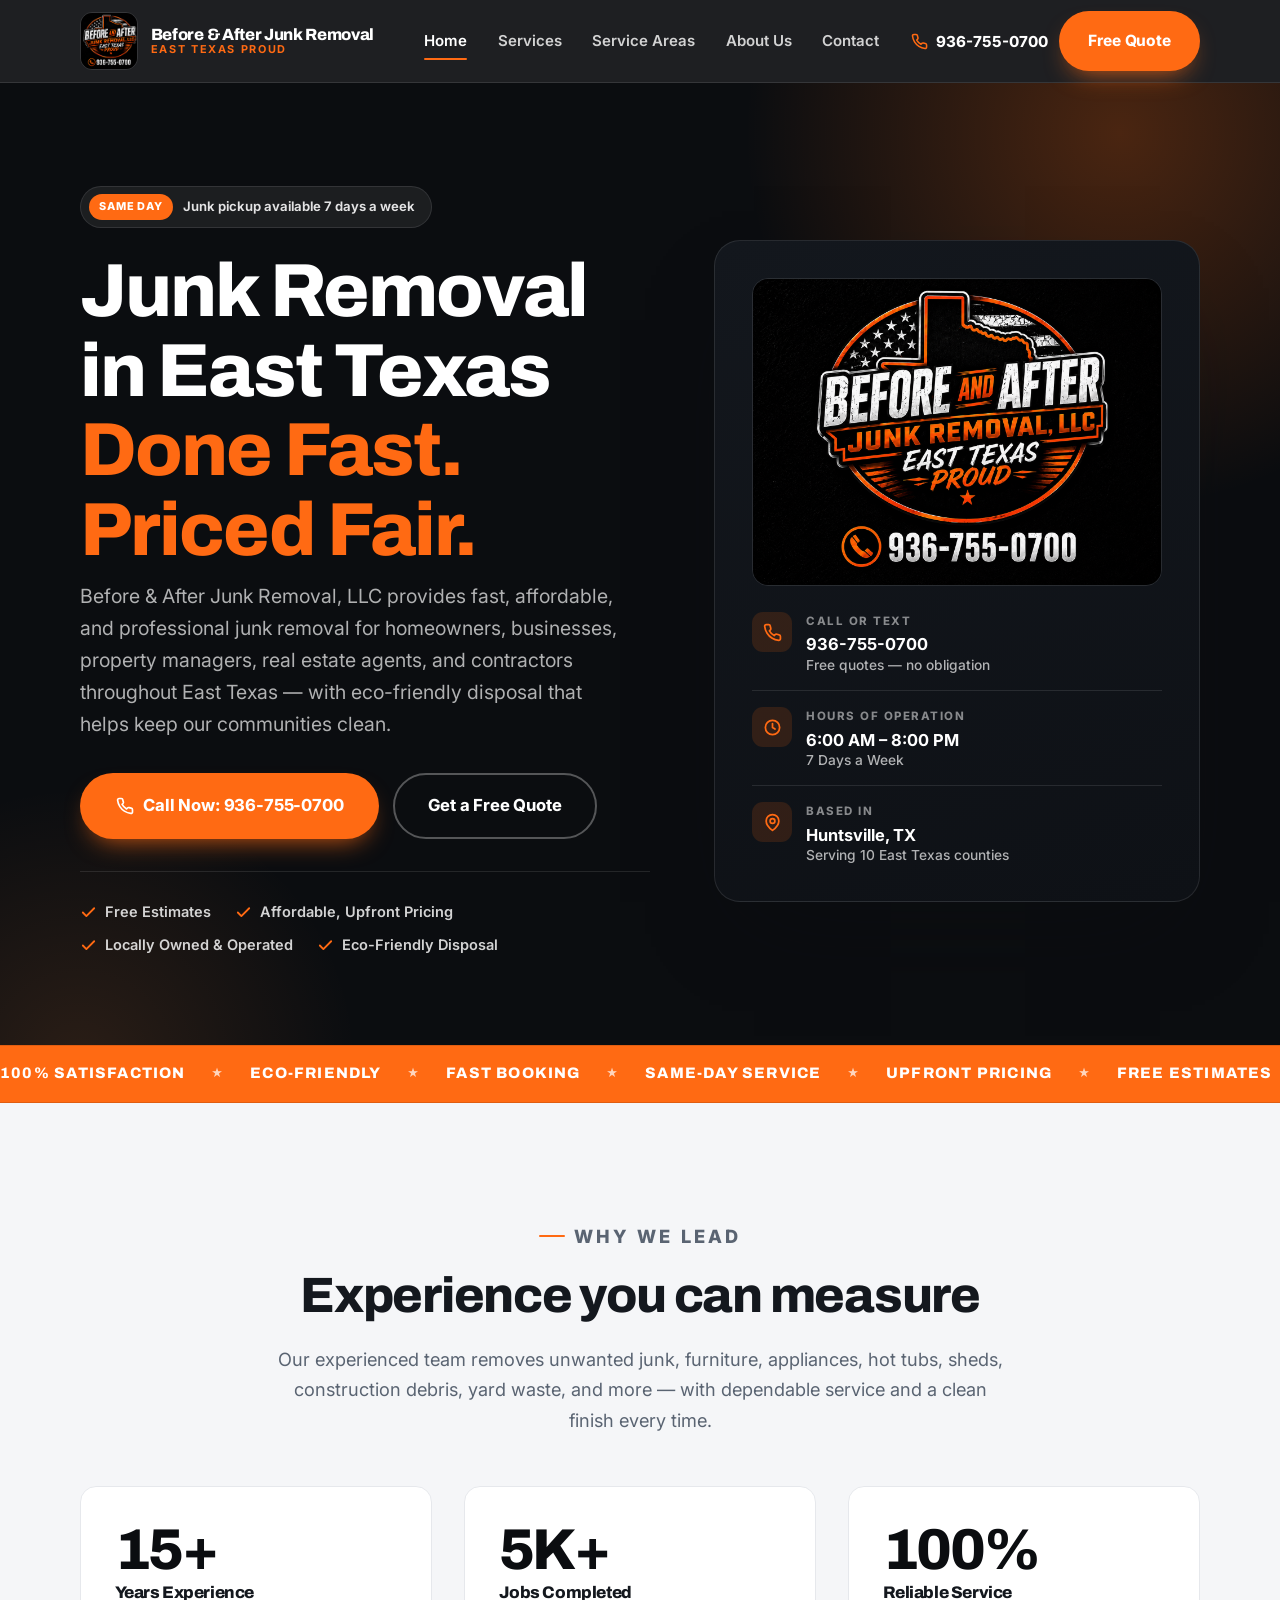
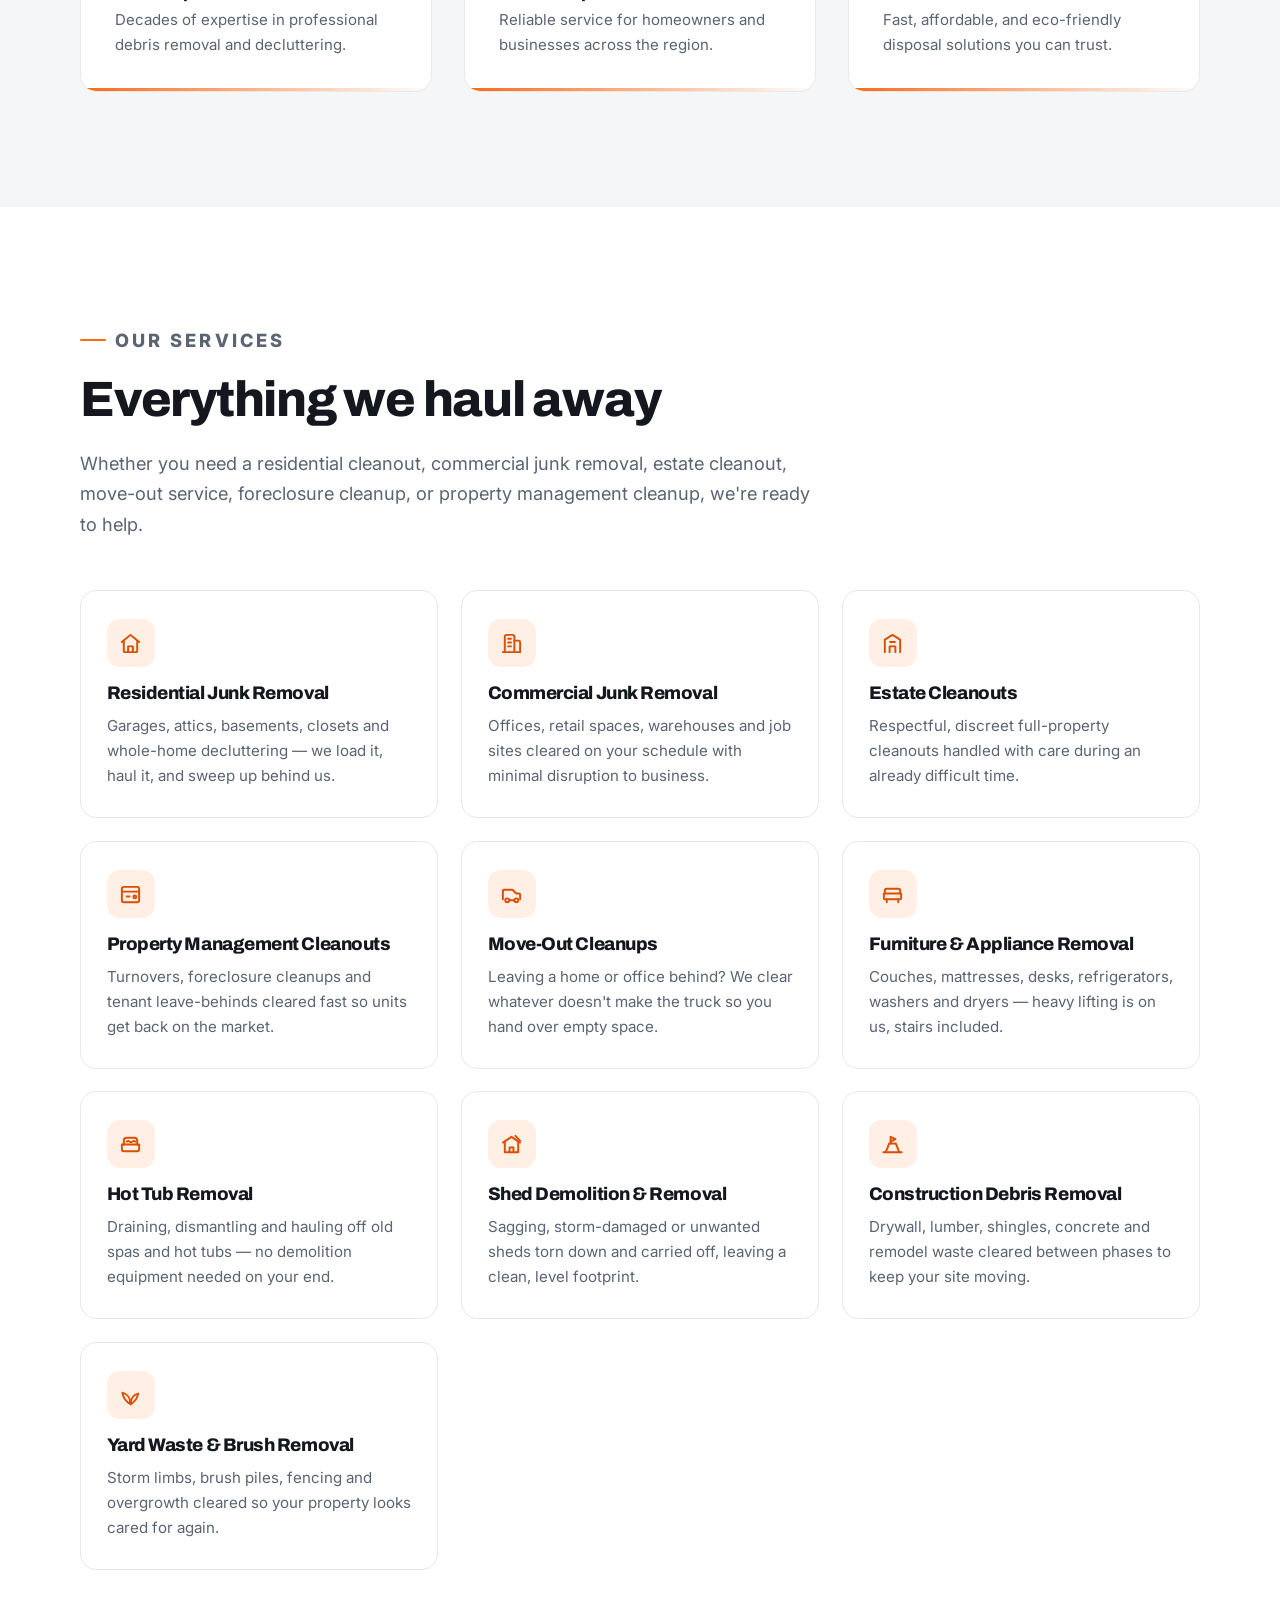
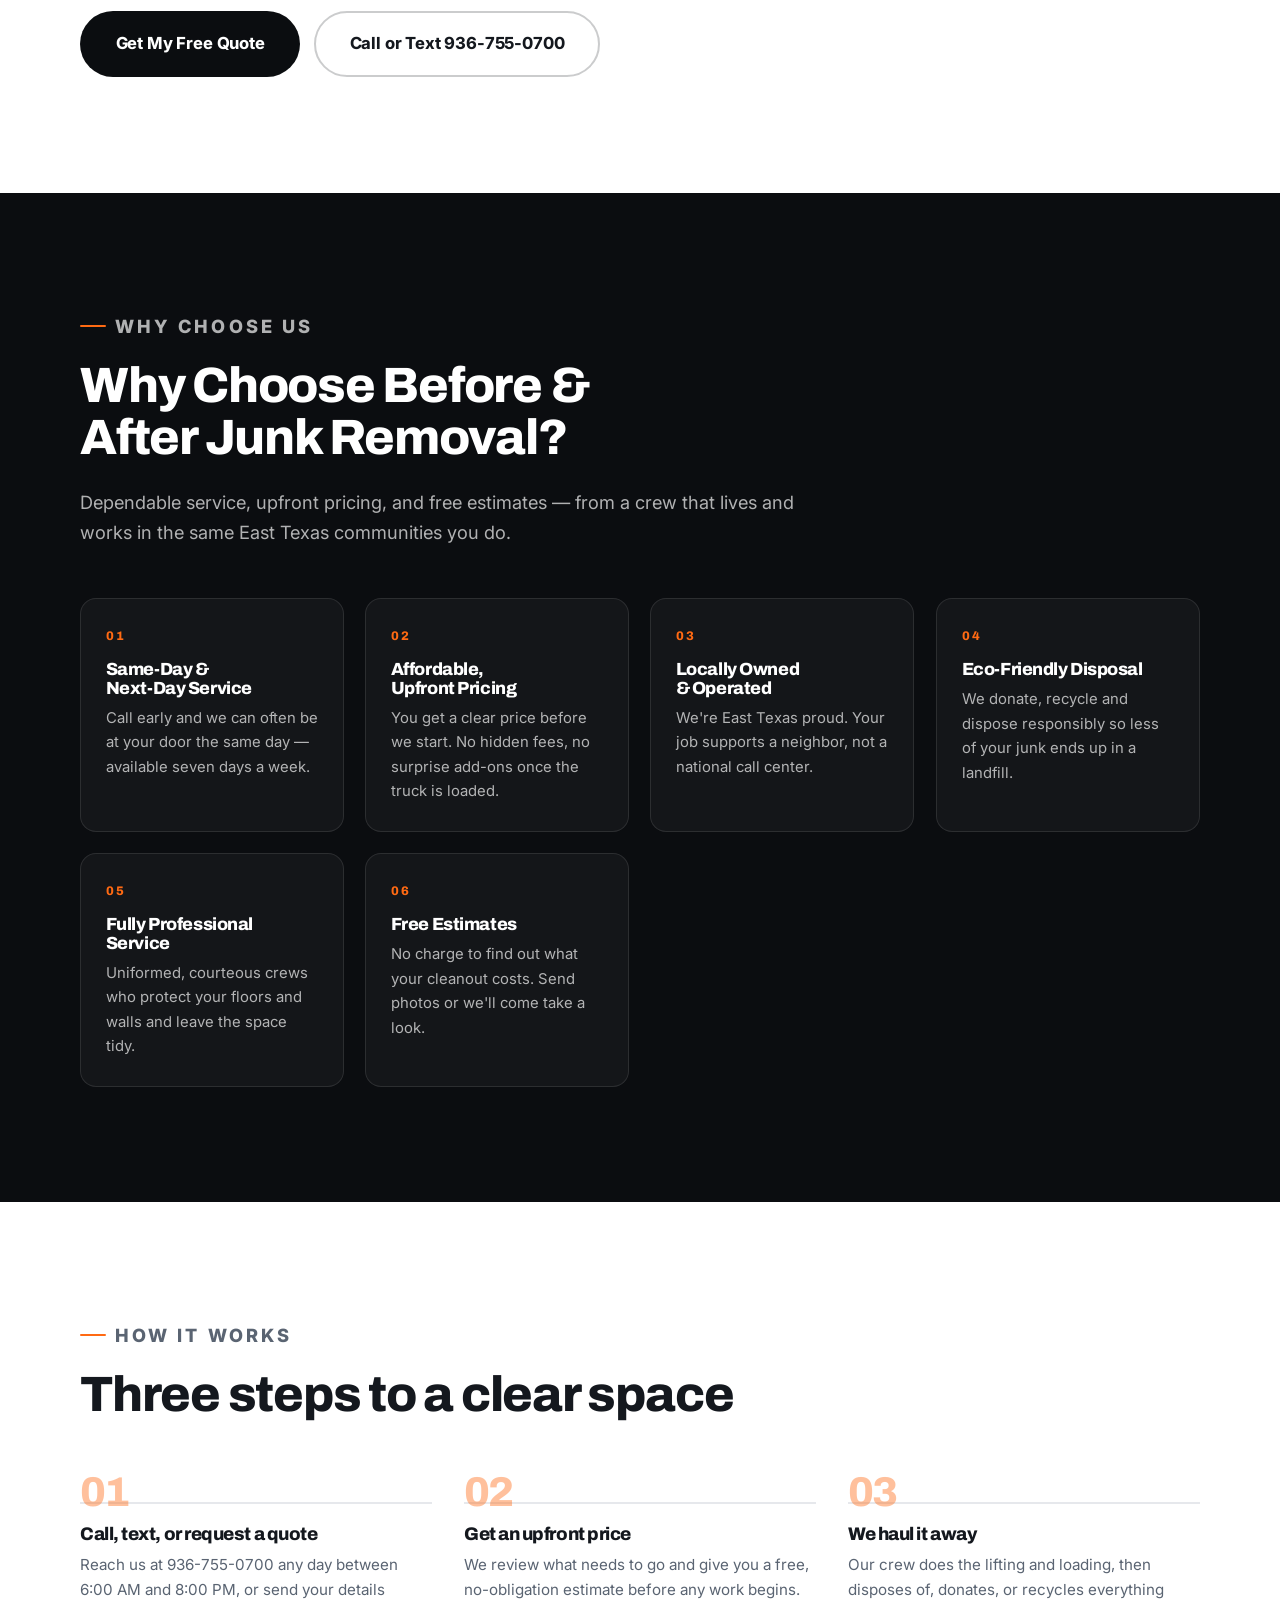
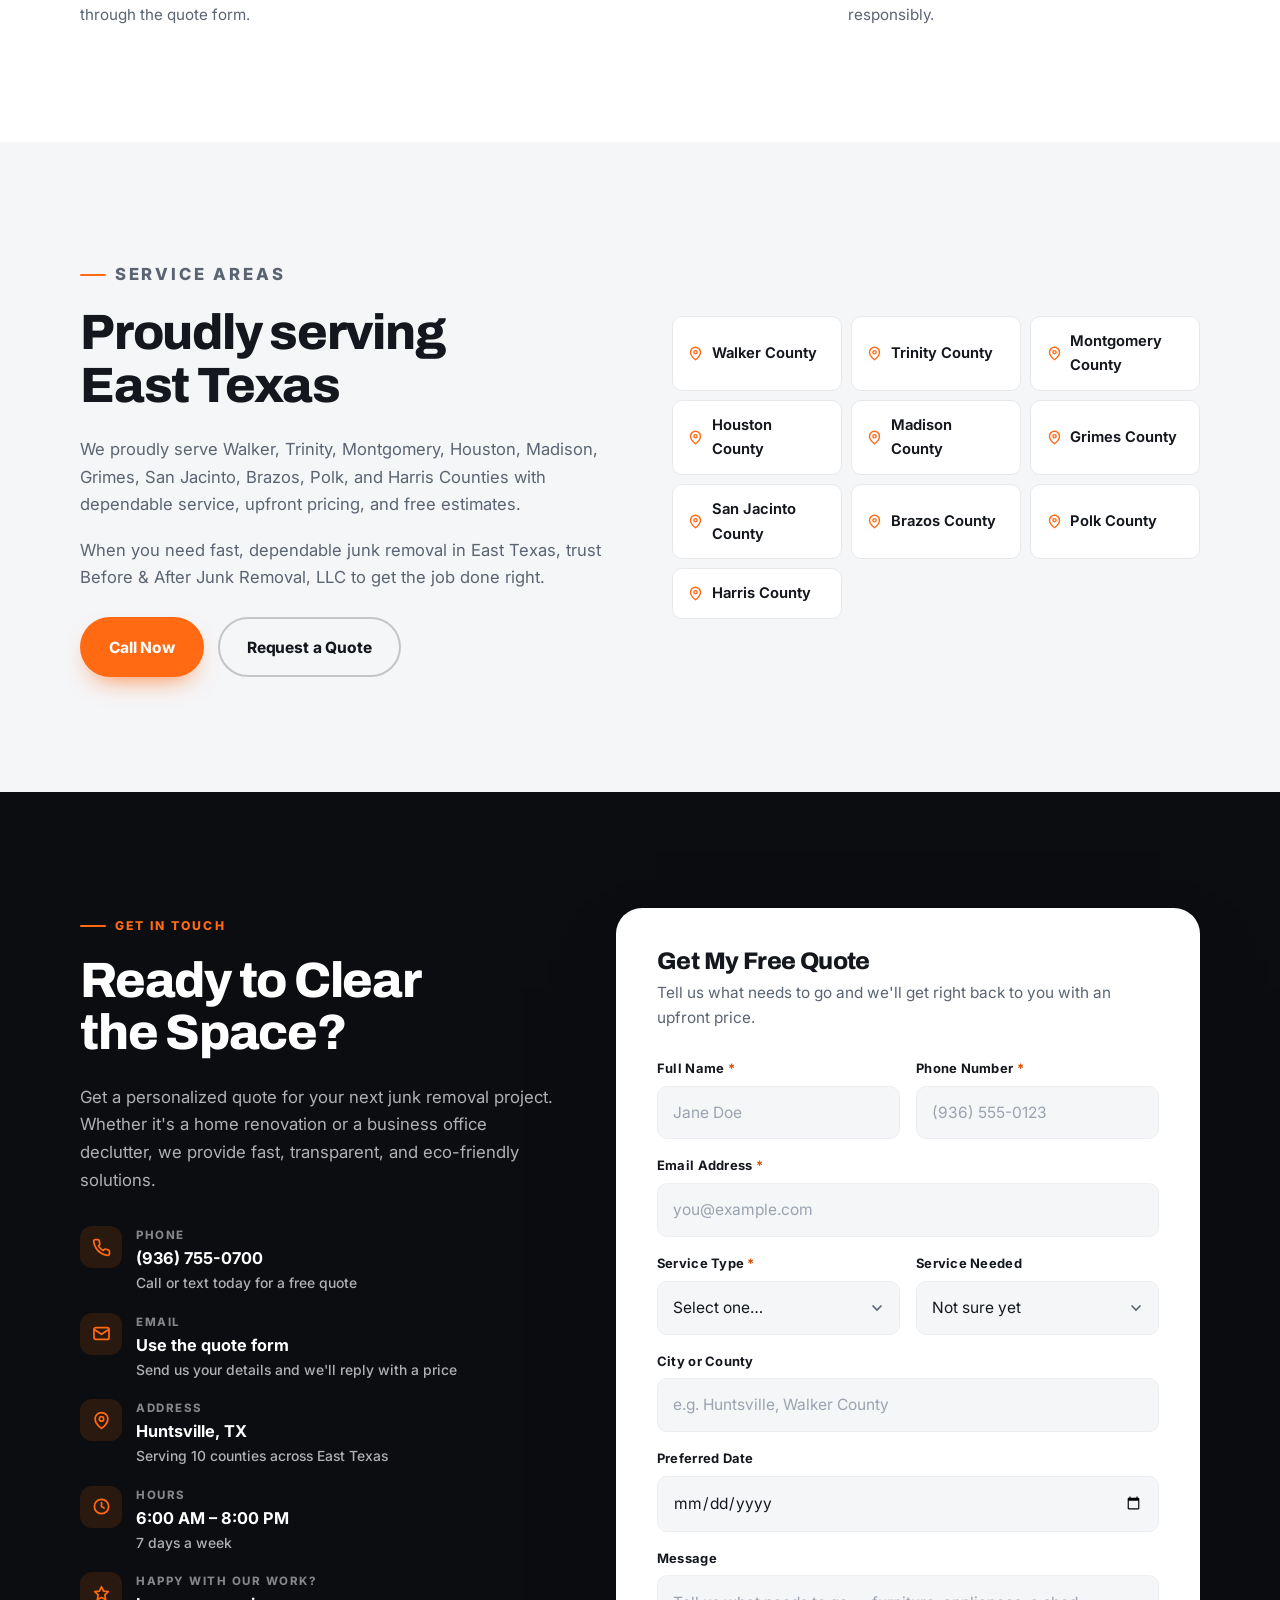
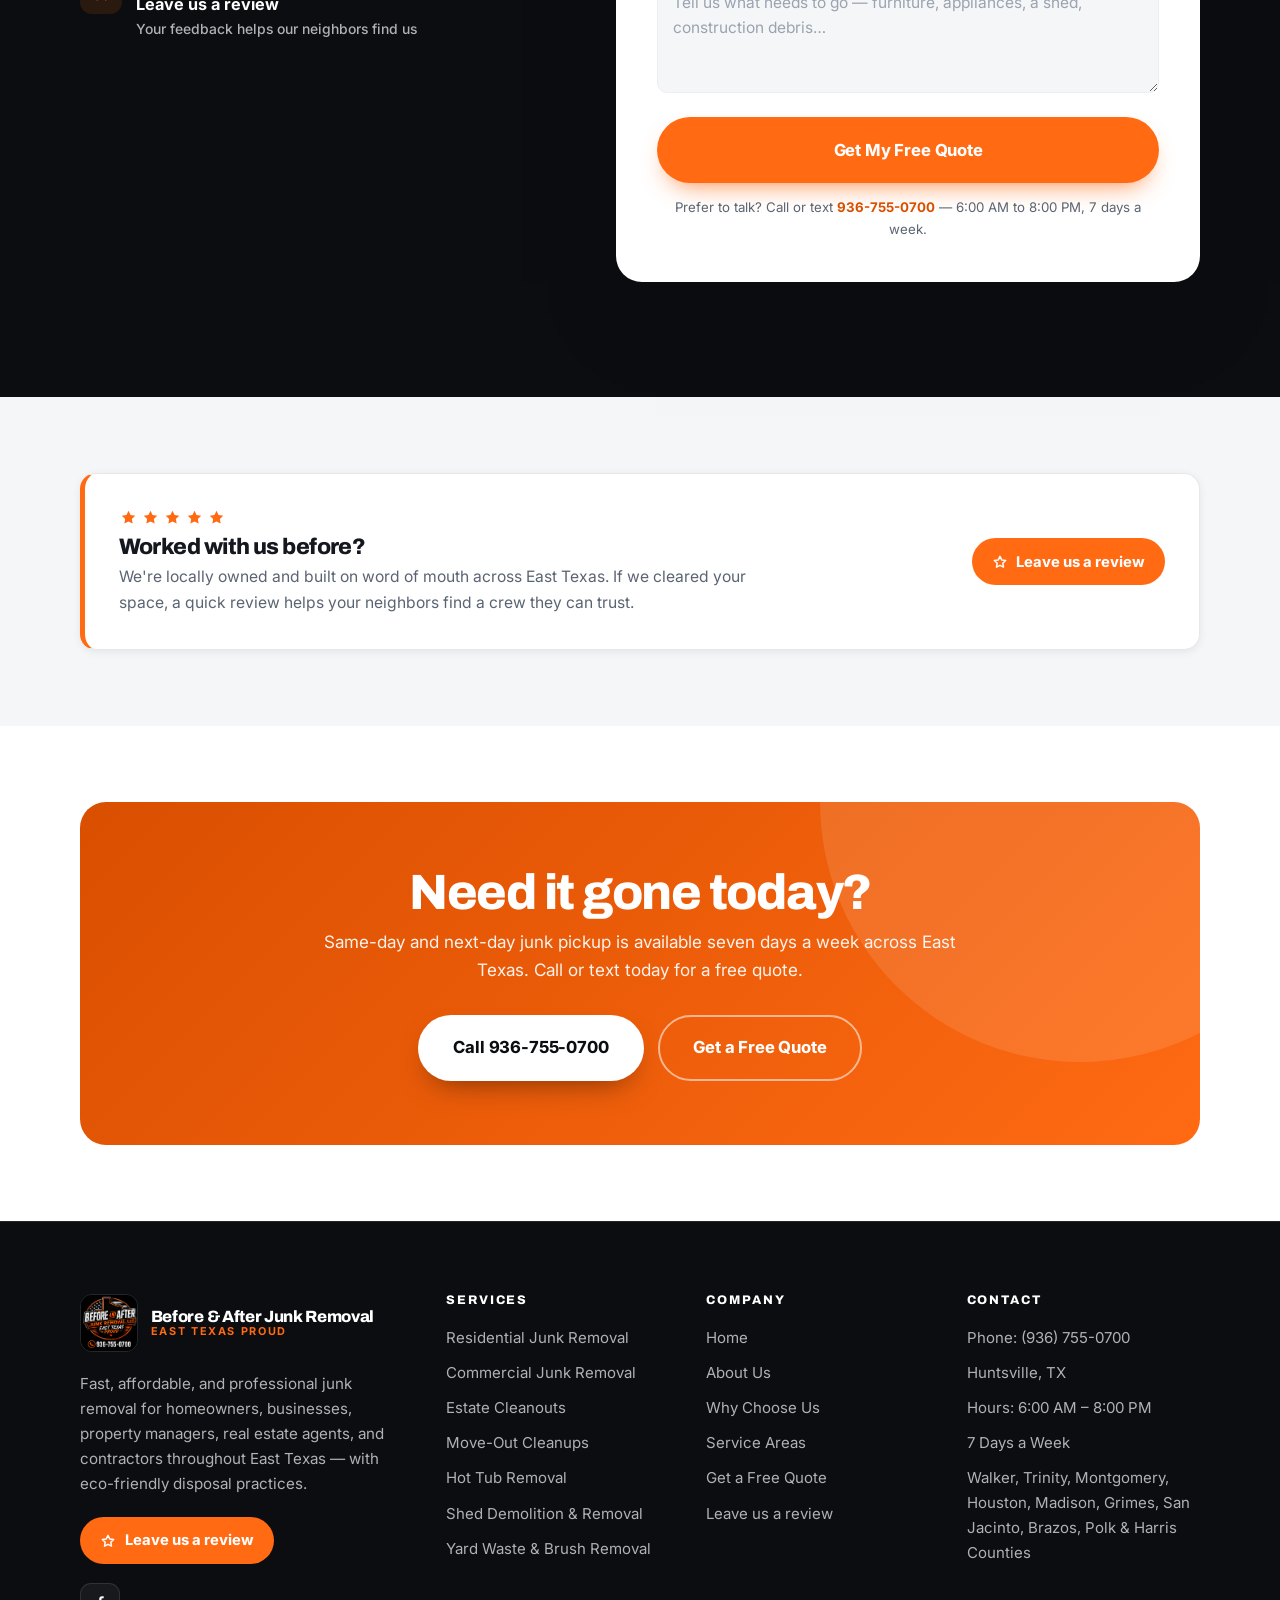
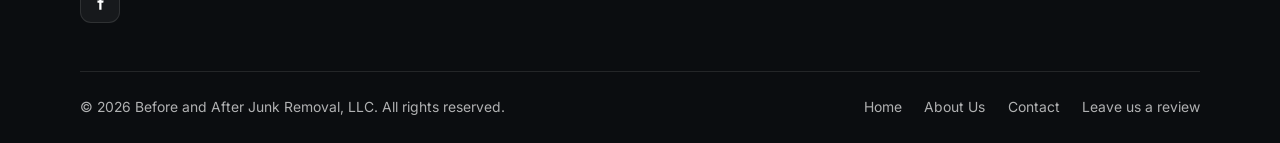
<file: index.html>
<!DOCTYPE html>
<html lang="en">
<head>
<meta charset="utf-8">
<meta name="viewport" content="width=device-width, initial-scale=1">
<title>Before &amp; After Junk Removal, LLC | Fast &amp; Affordable Junk Removal in East Texas</title>
<meta name="description" content="Same-day and next-day junk removal across East Texas. Residential &amp; commercial cleanouts, furniture, appliance, hot tub and shed removal. Upfront pricing, free estimates. Call or text 936-755-0700.">
<meta name="keywords" content="junk removal East Texas, same day junk removal, Huntsville TX junk removal, estate cleanout, hot tub removal, shed demolition, construction debris removal">
<meta name="theme-color" content="#0b0d10">
<link rel="canonical" href="/">

<meta property="og:type" content="website">
<meta property="og:title" content="Before &amp; After Junk Removal, LLC | Same-Day Junk Removal in East Texas">
<meta property="og:description" content="Fast, affordable, eco-friendly junk removal for homeowners, businesses, property managers and contractors throughout East Texas. Free estimates — call or text 936-755-0700.">
<meta property="og:image" content="/images/source/00-479841-e934d007474847cfbf63b397f6291d93-mv2.jpg">
<meta property="og:url" content="/">
<meta name="twitter:card" content="summary_large_image">

<link rel="icon" href="/assets/favicon.svg" type="image/svg+xml">
<link rel="apple-touch-icon" href="/images/source/00-479841-e934d007474847cfbf63b397f6291d93-mv2.jpg">

<link rel="preconnect" href="https://fonts.googleapis.com">
<link rel="preconnect" href="https://fonts.gstatic.com" crossorigin>
<link href="https://fonts.googleapis.com/css2?family=Archivo:wght@600;700;800&family=Inter:wght@400;500;600;700&display=swap" rel="stylesheet">
<link rel="stylesheet" href="/assets/styles.css">

<script type="application/ld+json">
{
  "@context": "https://schema.org",
  "@type": "LocalBusiness",
  "name": "Before and After Junk Removal, LLC",
  "image": "/images/source/00-479841-e934d007474847cfbf63b397f6291d93-mv2.jpg",
  "description": "Fast, affordable and professional junk removal services for homeowners, businesses, property managers, real estate agents and contractors throughout East Texas.",
  "telephone": "+1-936-755-0700",
  "url": "/",
  "address": {
    "@type": "PostalAddress",
    "addressLocality": "Huntsville",
    "addressRegion": "TX",
    "addressCountry": "US"
  },
  "openingHoursSpecification": [{
    "@type": "OpeningHoursSpecification",
    "dayOfWeek": ["Monday","Tuesday","Wednesday","Thursday","Friday","Saturday","Sunday"],
    "opens": "06:00",
    "closes": "20:00"
  }],
  "areaServed": [
    "Walker County, TX","Trinity County, TX","Montgomery County, TX","Houston County, TX",
    "Madison County, TX","Grimes County, TX","San Jacinto County, TX","Brazos County, TX",
    "Polk County, TX","Harris County, TX"
  ]
}
</script>
</head>
<body>
<a class="skip-link" href="#main">Skip to main content</a>

<!-- ================= HEADER ================= -->
<header class="site-head">
  <div class="wrap head-bar">
    <a class="brand" href="/" aria-label="Before and After Junk Removal, LLC — home">
      <img src="/images/source/00-479841-e934d007474847cfbf63b397f6291d93-mv2.jpg" alt="Before and After Junk Removal, LLC logo — East Texas Proud junk removal company" width="58" height="58">
      <span class="brand-text">
        <span class="brand-name">Before &amp; After Junk Removal</span>
        <span class="brand-sub">East Texas Proud</span>
      </span>
    </a>

    <button class="nav-toggle" type="button" aria-label="Toggle navigation menu" aria-expanded="false" aria-controls="site-nav">
      <span></span>
    </button>

    <div class="nav" id="site-nav">
      <nav class="nav-links" aria-label="Main navigation">
        <a href="/" aria-current="page">Home</a>
        <a href="/#services">Services</a>
        <a href="/#areas">Service Areas</a>
        <a href="/about-us/">About Us</a>
        <a href="/#quote">Contact</a>
      </nav>
      <div class="head-cta">
        <a class="head-phone" href="tel:+19367550700">
          <svg viewBox="0 0 24 24" fill="none" stroke="currentColor" stroke-width="2.2" stroke-linecap="round" stroke-linejoin="round" aria-hidden="true"><path d="M22 16.92v3a2 2 0 0 1-2.18 2 19.79 19.79 0 0 1-8.63-3.07 19.5 19.5 0 0 1-6-6A19.79 19.79 0 0 1 2.12 4.18 2 2 0 0 1 4.11 2h3a2 2 0 0 1 2 1.72c.13.96.36 1.9.7 2.81a2 2 0 0 1-.45 2.11L8.09 9.91a16 16 0 0 0 6 6l1.27-1.27a2 2 0 0 1 2.11-.45c.9.34 1.85.57 2.81.7A2 2 0 0 1 22 16.92z"/></svg>
          936-755-0700
        </a>
        <a class="btn btn--primary" href="/#quote">Free Quote</a>
      </div>
    </div>
  </div>
</header>

<main id="main">

  <!-- ================= HERO ================= -->
  <section class="hero">
    <div class="wrap hero-grid">
      <div class="hero-copy">
        <p class="hero-badge"><b>Same Day</b> Junk pickup available 7 days a week</p>
        <h1>Junk Removal in East Texas<em>Done Fast. Priced Fair.</em></h1>
        <p class="hero-lede">
          Before &amp; After Junk Removal, LLC provides fast, affordable, and professional junk removal
          for homeowners, businesses, property managers, real estate agents, and contractors throughout
          East Texas — with eco-friendly disposal that helps keep our communities clean.
        </p>
        <div class="btn-row">
          <a class="btn btn--primary btn--lg" href="tel:+19367550700">
            <svg viewBox="0 0 24 24" fill="none" stroke="currentColor" stroke-width="2.2" stroke-linecap="round" stroke-linejoin="round" aria-hidden="true"><path d="M22 16.92v3a2 2 0 0 1-2.18 2 19.79 19.79 0 0 1-8.63-3.07 19.5 19.5 0 0 1-6-6A19.79 19.79 0 0 1 2.12 4.18 2 2 0 0 1 4.11 2h3a2 2 0 0 1 2 1.72c.13.96.36 1.9.7 2.81a2 2 0 0 1-.45 2.11L8.09 9.91a16 16 0 0 0 6 6l1.27-1.27a2 2 0 0 1 2.11-.45c.9.34 1.85.57 2.81.7A2 2 0 0 1 22 16.92z"/></svg>
            Call Now: 936-755-0700
          </a>
          <a class="btn btn--ghost btn--lg" href="/#quote">Get a Free Quote</a>
        </div>
        <ul class="hero-points">
          <li><svg viewBox="0 0 24 24" fill="none" stroke="currentColor" stroke-width="2.6" stroke-linecap="round" stroke-linejoin="round" aria-hidden="true"><path d="M20 6L9 17l-5-5"/></svg> Free Estimates</li>
          <li><svg viewBox="0 0 24 24" fill="none" stroke="currentColor" stroke-width="2.6" stroke-linecap="round" stroke-linejoin="round" aria-hidden="true"><path d="M20 6L9 17l-5-5"/></svg> Affordable, Upfront Pricing</li>
          <li><svg viewBox="0 0 24 24" fill="none" stroke="currentColor" stroke-width="2.6" stroke-linecap="round" stroke-linejoin="round" aria-hidden="true"><path d="M20 6L9 17l-5-5"/></svg> Locally Owned &amp; Operated</li>
          <li><svg viewBox="0 0 24 24" fill="none" stroke="currentColor" stroke-width="2.6" stroke-linecap="round" stroke-linejoin="round" aria-hidden="true"><path d="M20 6L9 17l-5-5"/></svg> Eco-Friendly Disposal</li>
        </ul>
      </div>

      <aside class="hero-card">
        <img class="hero-card-logo" src="/images/source/00-479841-e934d007474847cfbf63b397f6291d93-mv2.jpg" alt="Before and After Junk Removal, LLC company logo with Texas outline and phone number 936-755-0700" width="640" height="480">
        <dl>
          <div class="row">
            <span class="ico" aria-hidden="true"><svg viewBox="0 0 24 24" fill="none" stroke="currentColor" stroke-width="2.2" stroke-linecap="round" stroke-linejoin="round"><path d="M22 16.92v3a2 2 0 0 1-2.18 2 19.79 19.79 0 0 1-8.63-3.07 19.5 19.5 0 0 1-6-6A19.79 19.79 0 0 1 2.12 4.18 2 2 0 0 1 4.11 2h3a2 2 0 0 1 2 1.72c.13.96.36 1.9.7 2.81a2 2 0 0 1-.45 2.11L8.09 9.91a16 16 0 0 0 6 6l1.27-1.27a2 2 0 0 1 2.11-.45c.9.34 1.85.57 2.81.7A2 2 0 0 1 22 16.92z"/></svg></span>
            <div>
              <dt>Call or Text</dt>
              <dd><a href="tel:+19367550700">936-755-0700</a><small>Free quotes — no obligation</small></dd>
            </div>
          </div>
          <div class="row">
            <span class="ico" aria-hidden="true"><svg viewBox="0 0 24 24" fill="none" stroke="currentColor" stroke-width="2.2" stroke-linecap="round" stroke-linejoin="round"><circle cx="12" cy="12" r="9"/><path d="M12 7v5l3.2 1.9"/></svg></span>
            <div>
              <dt>Hours of Operation</dt>
              <dd>6:00 AM – 8:00 PM<small>7 Days a Week</small></dd>
            </div>
          </div>
          <div class="row">
            <span class="ico" aria-hidden="true"><svg viewBox="0 0 24 24" fill="none" stroke="currentColor" stroke-width="2.2" stroke-linecap="round" stroke-linejoin="round"><path d="M20 10c0 6-8 12-8 12S4 16 4 10a8 8 0 0 1 16 0z"/><circle cx="12" cy="10" r="3"/></svg></span>
            <div>
              <dt>Based In</dt>
              <dd>Huntsville, TX<small>Serving 10 East Texas counties</small></dd>
            </div>
          </div>
        </dl>
      </aside>
    </div>
  </section>

  <!-- ================= MARQUEE ================= -->
  <div class="marquee" aria-hidden="true">
    <div class="marquee-track">
      <span>100% Satisfaction</span><span>Eco-Friendly</span><span>Fast Booking</span>
      <span>Same-Day Service</span><span>Upfront Pricing</span><span>Free Estimates</span>
      <span>100% Satisfaction</span><span>Eco-Friendly</span><span>Fast Booking</span>
      <span>Same-Day Service</span><span>Upfront Pricing</span><span>Free Estimates</span>
    </div>
  </div>

  <!-- ================= INTRO + STATS ================= -->
  <section class="section section--soft">
    <div class="wrap">
      <div class="sec-head sec-head--center reveal">
        <p class="eyebrow">Why We Lead</p>
        <h2>Experience you can measure</h2>
        <p>Our experienced team removes unwanted junk, furniture, appliances, hot tubs, sheds, construction debris, yard waste, and more — with dependable service and a clean finish every time.</p>
      </div>

      <ul class="stats">
        <li class="stat reveal">
          <b>15+</b>
          <h3>Years Experience</h3>
          <p>Decades of expertise in professional debris removal and decluttering.</p>
        </li>
        <li class="stat reveal">
          <b>5K+</b>
          <h3>Jobs Completed</h3>
          <p>Reliable service for homeowners and businesses across the region.</p>
        </li>
        <li class="stat reveal">
          <b>100%</b>
          <h3>Reliable Service</h3>
          <p>Fast, affordable, and eco-friendly disposal solutions you can trust.</p>
        </li>
      </ul>
    </div>
  </section>

  <!-- ================= SERVICES ================= -->
  <section class="section" id="services">
    <div class="wrap">
      <div class="sec-head reveal">
        <p class="eyebrow">Our Services</p>
        <h2>Everything we haul away</h2>
        <p>Whether you need a residential cleanout, commercial junk removal, estate cleanout, move-out service, foreclosure cleanup, or property management cleanup, we're ready to help.</p>
      </div>

      <ul class="svc-grid">
        <li class="svc reveal">
          <span class="svc-ico" aria-hidden="true"><svg viewBox="0 0 24 24" fill="none" stroke="currentColor" stroke-width="2" stroke-linecap="round" stroke-linejoin="round"><path d="M3 10.5L12 3l9 7.5"/><path d="M5 9.6V20a1 1 0 0 0 1 1h12a1 1 0 0 0 1-1V9.6"/><path d="M9.5 21v-6h5v6"/></svg></span>
          <h3>Residential Junk Removal</h3>
          <p>Garages, attics, basements, closets and whole-home decluttering — we load it, haul it, and sweep up behind us.</p>
        </li>
        <li class="svc reveal">
          <span class="svc-ico" aria-hidden="true"><svg viewBox="0 0 24 24" fill="none" stroke="currentColor" stroke-width="2" stroke-linecap="round" stroke-linejoin="round"><path d="M3 21h18"/><path d="M5 21V5a2 2 0 0 1 2-2h6a2 2 0 0 1 2 2v16"/><path d="M15 9h4a2 2 0 0 1 2 2v10"/><path d="M8.5 7h3M8.5 11h3M8.5 15h3"/></svg></span>
          <h3>Commercial Junk Removal</h3>
          <p>Offices, retail spaces, warehouses and job sites cleared on your schedule with minimal disruption to business.</p>
        </li>
        <li class="svc reveal">
          <span class="svc-ico" aria-hidden="true"><svg viewBox="0 0 24 24" fill="none" stroke="currentColor" stroke-width="2" stroke-linecap="round" stroke-linejoin="round"><path d="M4 21V8l8-5 8 5v13"/><path d="M9 21v-6h6v6"/><path d="M9.5 10.5h5"/></svg></span>
          <h3>Estate Cleanouts</h3>
          <p>Respectful, discreet full-property cleanouts handled with care during an already difficult time.</p>
        </li>
        <li class="svc reveal">
          <span class="svc-ico" aria-hidden="true"><svg viewBox="0 0 24 24" fill="none" stroke="currentColor" stroke-width="2" stroke-linecap="round" stroke-linejoin="round"><rect x="3" y="4" width="18" height="16" rx="2"/><path d="M3 9h18"/><path d="M8 14h3"/><circle cx="16.5" cy="14.5" r="1.5"/></svg></span>
          <h3>Property Management Cleanouts</h3>
          <p>Turnovers, foreclosure cleanups and tenant leave-behinds cleared fast so units get back on the market.</p>
        </li>
        <li class="svc reveal">
          <span class="svc-ico" aria-hidden="true"><svg viewBox="0 0 24 24" fill="none" stroke="currentColor" stroke-width="2" stroke-linecap="round" stroke-linejoin="round"><path d="M3 17V8a1 1 0 0 1 1-1h9l4 4h3a1 1 0 0 1 1 1v5"/><circle cx="7.5" cy="18" r="2"/><circle cx="17" cy="18" r="2"/><path d="M9.5 18h5.5"/></svg></span>
          <h3>Move-Out Cleanups</h3>
          <p>Leaving a home or office behind? We clear whatever doesn't make the truck so you hand over empty space.</p>
        </li>
        <li class="svc reveal">
          <span class="svc-ico" aria-hidden="true"><svg viewBox="0 0 24 24" fill="none" stroke="currentColor" stroke-width="2" stroke-linecap="round" stroke-linejoin="round"><path d="M4 11V8a2 2 0 0 1 2-2h12a2 2 0 0 1 2 2v3"/><path d="M3 11h18v5a1 1 0 0 1-1 1H4a1 1 0 0 1-1-1v-5z"/><path d="M6 17v3M18 17v3"/></svg></span>
          <h3>Furniture &amp; Appliance Removal</h3>
          <p>Couches, mattresses, desks, refrigerators, washers and dryers — heavy lifting is on us, stairs included.</p>
        </li>
        <li class="svc reveal">
          <span class="svc-ico" aria-hidden="true"><svg viewBox="0 0 24 24" fill="none" stroke="currentColor" stroke-width="2" stroke-linecap="round" stroke-linejoin="round"><path d="M3 12h18v5a2 2 0 0 1-2 2H5a2 2 0 0 1-2-2v-5z"/><path d="M5 12V8a3 3 0 0 1 3-3h8a3 3 0 0 1 3 3v4"/><path d="M8 9c1.2-1 2-1 3 0s1.8 1 3 0 2-1 3 0"/></svg></span>
          <h3>Hot Tub Removal</h3>
          <p>Draining, dismantling and hauling off old spas and hot tubs — no demolition equipment needed on your end.</p>
        </li>
        <li class="svc reveal">
          <span class="svc-ico" aria-hidden="true"><svg viewBox="0 0 24 24" fill="none" stroke="currentColor" stroke-width="2" stroke-linecap="round" stroke-linejoin="round"><path d="M3 10l9-6 9 6"/><path d="M5 9v11h14V9"/><path d="M10 20v-5h4v5"/><path d="M16 3l5 5"/></svg></span>
          <h3>Shed Demolition &amp; Removal</h3>
          <p>Sagging, storm-damaged or unwanted sheds torn down and carried off, leaving a clean, level footprint.</p>
        </li>
        <li class="svc reveal">
          <span class="svc-ico" aria-hidden="true"><svg viewBox="0 0 24 24" fill="none" stroke="currentColor" stroke-width="2" stroke-linecap="round" stroke-linejoin="round"><path d="M2.5 20h19"/><path d="M5 20l3.5-9h7l3.5 9"/><path d="M10 11V4l5 2.5L10 9"/></svg></span>
          <h3>Construction Debris Removal</h3>
          <p>Drywall, lumber, shingles, concrete and remodel waste cleared between phases to keep your site moving.</p>
        </li>
        <li class="svc reveal">
          <span class="svc-ico" aria-hidden="true"><svg viewBox="0 0 24 24" fill="none" stroke="currentColor" stroke-width="2" stroke-linecap="round" stroke-linejoin="round"><path d="M12 21c0-6 3.5-10 8-11-1 5.5-4 9-8 11z"/><path d="M12 21C12 14 8 10 3.5 9c1 5.5 4.5 10 8.5 12z"/><path d="M12 21v-4"/></svg></span>
          <h3>Yard Waste &amp; Brush Removal</h3>
          <p>Storm limbs, brush piles, fencing and overgrowth cleared so your property looks cared for again.</p>
        </li>
      </ul>

      <div class="btn-row reveal" style="margin-top:2.6rem">
        <a class="btn btn--dark btn--lg" href="/#quote">Get My Free Quote</a>
        <a class="btn btn--ghost btn--lg" href="tel:+19367550700">Call or Text 936-755-0700</a>
      </div>
    </div>
  </section>

  <!-- ================= WHY CHOOSE ================= -->
  <section class="section section--dark" id="why">
    <div class="wrap">
      <div class="sec-head reveal">
        <p class="eyebrow">Why Choose Us</p>
        <h2>Why Choose Before &amp; After Junk Removal?</h2>
        <p>Dependable service, upfront pricing, and free estimates — from a crew that lives and works in the same East Texas communities you do.</p>
      </div>

      <ul class="why-grid">
        <li class="why reveal">
          <span class="n">01</span>
          <h3>Same-Day &amp; Next-Day Service</h3>
          <p>Call early and we can often be at your door the same day — available seven days a week.</p>
        </li>
        <li class="why reveal">
          <span class="n">02</span>
          <h3>Affordable, Upfront Pricing</h3>
          <p>You get a clear price before we start. No hidden fees, no surprise add-ons once the truck is loaded.</p>
        </li>
        <li class="why reveal">
          <span class="n">03</span>
          <h3>Locally Owned &amp; Operated</h3>
          <p>We're East Texas proud. Your job supports a neighbor, not a national call center.</p>
        </li>
        <li class="why reveal">
          <span class="n">04</span>
          <h3>Eco-Friendly Disposal</h3>
          <p>We donate, recycle and dispose responsibly so less of your junk ends up in a landfill.</p>
        </li>
        <li class="why reveal">
          <span class="n">05</span>
          <h3>Fully Professional Service</h3>
          <p>Uniformed, courteous crews who protect your floors and walls and leave the space tidy.</p>
        </li>
        <li class="why reveal">
          <span class="n">06</span>
          <h3>Free Estimates</h3>
          <p>No charge to find out what your cleanout costs. Send photos or we'll come take a look.</p>
        </li>
      </ul>
    </div>
  </section>

  <!-- ================= PROCESS ================= -->
  <section class="section">
    <div class="wrap">
      <div class="sec-head reveal">
        <p class="eyebrow">How It Works</p>
        <h2>Three steps to a clear space</h2>
      </div>
      <ol class="steps">
        <li class="step reveal">
          <div class="step-inner">
            <h3>Call, text, or request a quote</h3>
            <p>Reach us at 936-755-0700 any day between 6:00 AM and 8:00 PM, or send your details through the quote form.</p>
          </div>
        </li>
        <li class="step reveal">
          <div class="step-inner">
            <h3>Get an upfront price</h3>
            <p>We review what needs to go and give you a free, no-obligation estimate before any work begins.</p>
          </div>
        </li>
        <li class="step reveal">
          <div class="step-inner">
            <h3>We haul it away</h3>
            <p>Our crew does the lifting and loading, then disposes of, donates, or recycles everything responsibly.</p>
          </div>
        </li>
      </ol>
    </div>
  </section>

  <!-- ================= SERVICE AREAS ================= -->
  <section class="section section--soft" id="areas">
    <div class="wrap split">
      <div class="reveal">
        <p class="eyebrow">Service Areas</p>
        <h2>Proudly serving East Texas</h2>
        <p>We proudly serve Walker, Trinity, Montgomery, Houston, Madison, Grimes, San Jacinto, Brazos, Polk, and Harris Counties with dependable service, upfront pricing, and free estimates.</p>
        <p>When you need fast, dependable junk removal in East Texas, trust Before &amp; After Junk Removal, LLC to get the job done right.</p>
        <div class="btn-row" style="margin-top:1.6rem">
          <a class="btn btn--primary" href="tel:+19367550700">Call Now</a>
          <a class="btn btn--ghost" href="/#quote">Request a Quote</a>
        </div>
      </div>
      <ul class="area-list reveal">
        <li><svg viewBox="0 0 24 24" fill="none" stroke="currentColor" stroke-width="2.3" stroke-linecap="round" stroke-linejoin="round" aria-hidden="true"><path d="M20 10c0 6-8 12-8 12S4 16 4 10a8 8 0 0 1 16 0z"/><circle cx="12" cy="10" r="2.6"/></svg> Walker County</li>
        <li><svg viewBox="0 0 24 24" fill="none" stroke="currentColor" stroke-width="2.3" stroke-linecap="round" stroke-linejoin="round" aria-hidden="true"><path d="M20 10c0 6-8 12-8 12S4 16 4 10a8 8 0 0 1 16 0z"/><circle cx="12" cy="10" r="2.6"/></svg> Trinity County</li>
        <li><svg viewBox="0 0 24 24" fill="none" stroke="currentColor" stroke-width="2.3" stroke-linecap="round" stroke-linejoin="round" aria-hidden="true"><path d="M20 10c0 6-8 12-8 12S4 16 4 10a8 8 0 0 1 16 0z"/><circle cx="12" cy="10" r="2.6"/></svg> Montgomery County</li>
        <li><svg viewBox="0 0 24 24" fill="none" stroke="currentColor" stroke-width="2.3" stroke-linecap="round" stroke-linejoin="round" aria-hidden="true"><path d="M20 10c0 6-8 12-8 12S4 16 4 10a8 8 0 0 1 16 0z"/><circle cx="12" cy="10" r="2.6"/></svg> Houston County</li>
        <li><svg viewBox="0 0 24 24" fill="none" stroke="currentColor" stroke-width="2.3" stroke-linecap="round" stroke-linejoin="round" aria-hidden="true"><path d="M20 10c0 6-8 12-8 12S4 16 4 10a8 8 0 0 1 16 0z"/><circle cx="12" cy="10" r="2.6"/></svg> Madison County</li>
        <li><svg viewBox="0 0 24 24" fill="none" stroke="currentColor" stroke-width="2.3" stroke-linecap="round" stroke-linejoin="round" aria-hidden="true"><path d="M20 10c0 6-8 12-8 12S4 16 4 10a8 8 0 0 1 16 0z"/><circle cx="12" cy="10" r="2.6"/></svg> Grimes County</li>
        <li><svg viewBox="0 0 24 24" fill="none" stroke="currentColor" stroke-width="2.3" stroke-linecap="round" stroke-linejoin="round" aria-hidden="true"><path d="M20 10c0 6-8 12-8 12S4 16 4 10a8 8 0 0 1 16 0z"/><circle cx="12" cy="10" r="2.6"/></svg> San Jacinto County</li>
        <li><svg viewBox="0 0 24 24" fill="none" stroke="currentColor" stroke-width="2.3" stroke-linecap="round" stroke-linejoin="round" aria-hidden="true"><path d="M20 10c0 6-8 12-8 12S4 16 4 10a8 8 0 0 1 16 0z"/><circle cx="12" cy="10" r="2.6"/></svg> Brazos County</li>
        <li><svg viewBox="0 0 24 24" fill="none" stroke="currentColor" stroke-width="2.3" stroke-linecap="round" stroke-linejoin="round" aria-hidden="true"><path d="M20 10c0 6-8 12-8 12S4 16 4 10a8 8 0 0 1 16 0z"/><circle cx="12" cy="10" r="2.6"/></svg> Polk County</li>
        <li><svg viewBox="0 0 24 24" fill="none" stroke="currentColor" stroke-width="2.3" stroke-linecap="round" stroke-linejoin="round" aria-hidden="true"><path d="M20 10c0 6-8 12-8 12S4 16 4 10a8 8 0 0 1 16 0z"/><circle cx="12" cy="10" r="2.6"/></svg> Harris County</li>
      </ul>
    </div>
  </section>

  <!-- ================= QUOTE / CONTACT ================= -->
  <section class="section section--dark" id="quote">
    <div class="wrap quote-grid">
      <div class="quote-aside reveal">
        <p class="eyebrow">Get In Touch</p>
        <h2>Ready to Clear the Space?</h2>
        <p style="color:var(--text-inv-m);font-size:1.05rem">
          Get a personalized quote for your next junk removal project. Whether it's a home renovation
          or a business office declutter, we provide fast, transparent, and eco-friendly solutions.
        </p>

        <ul class="contact-list">
          <li>
            <span class="ci" aria-hidden="true"><svg viewBox="0 0 24 24" fill="none" stroke="currentColor" stroke-width="2.2" stroke-linecap="round" stroke-linejoin="round"><path d="M22 16.92v3a2 2 0 0 1-2.18 2 19.79 19.79 0 0 1-8.63-3.07 19.5 19.5 0 0 1-6-6A19.79 19.79 0 0 1 2.12 4.18 2 2 0 0 1 4.11 2h3a2 2 0 0 1 2 1.72c.13.96.36 1.9.7 2.81a2 2 0 0 1-.45 2.11L8.09 9.91a16 16 0 0 0 6 6l1.27-1.27a2 2 0 0 1 2.11-.45c.9.34 1.85.57 2.81.7A2 2 0 0 1 22 16.92z"/></svg></span>
            <div>
              <div class="cl">Phone</div>
              <div class="cv"><a href="tel:+19367550700">(936) 755-0700</a><small>Call or text today for a free quote</small></div>
            </div>
          </li>
          <li>
            <span class="ci" aria-hidden="true"><svg viewBox="0 0 24 24" fill="none" stroke="currentColor" stroke-width="2.2" stroke-linecap="round" stroke-linejoin="round"><rect x="2.5" y="4.5" width="19" height="15" rx="2.5"/><path d="M3 7l9 6 9-6"/></svg></span>
            <div>
              <div class="cl">Email</div>
              <div class="cv">Use the quote form<small>Send us your details and we'll reply with a price</small></div>
            </div>
          </li>
          <li>
            <span class="ci" aria-hidden="true"><svg viewBox="0 0 24 24" fill="none" stroke="currentColor" stroke-width="2.2" stroke-linecap="round" stroke-linejoin="round"><path d="M20 10c0 6-8 12-8 12S4 16 4 10a8 8 0 0 1 16 0z"/><circle cx="12" cy="10" r="2.8"/></svg></span>
            <div>
              <div class="cl">Address</div>
              <div class="cv">Huntsville, TX<small>Serving 10 counties across East Texas</small></div>
            </div>
          </li>
          <li>
            <span class="ci" aria-hidden="true"><svg viewBox="0 0 24 24" fill="none" stroke="currentColor" stroke-width="2.2" stroke-linecap="round" stroke-linejoin="round"><circle cx="12" cy="12" r="9"/><path d="M12 7v5l3.2 1.9"/></svg></span>
            <div>
              <div class="cl">Hours</div>
              <div class="cv">6:00 AM – 8:00 PM<small>7 days a week</small></div>
            </div>
          </li>
          <li>
            <span class="ci" aria-hidden="true"><svg viewBox="0 0 24 24" fill="none" stroke="currentColor" stroke-width="2.2" stroke-linecap="round" stroke-linejoin="round"><path d="M12 3.5l2.6 5.4 5.9.8-4.3 4.1 1.05 5.9L12 17l-5.25 2.7L7.8 13.8 3.5 9.7l5.9-.8L12 3.5z"/></svg></span>
            <div>
              <div class="cl">Happy with our work?</div>
              <div class="cv"><a href="/review">Leave us a review</a><small>Your feedback helps our neighbors find us</small></div>
            </div>
          </li>
        </ul>
      </div>

      <div class="form-card reveal">
        <h3>Get My Free Quote</h3>
        <p class="fc-sub">Tell us what needs to go and we'll get right back to you with an upfront price.</p>

        <form data-leadr method="POST" action="https://vision.leadrai.com/api/forms/1763a4451ea53421e123ccd6ea07a3e0">
          <div class="form-status" aria-live="polite"></div>

          <input type="hidden" name="_form" value="Quote request">
          <input type="hidden" name="_page" value="">
          <input type="text" name="_gotcha" tabindex="-1" autocomplete="off" style="display:none">

          <div class="field-grid">
            <div class="field">
              <label for="q-name">Full Name <span class="req" aria-hidden="true">*</span></label>
              <input id="q-name" type="text" name="name" autocomplete="name" placeholder="Jane Doe" required>
            </div>
            <div class="field">
              <label for="q-phone">Phone Number <span class="req" aria-hidden="true">*</span></label>
              <input id="q-phone" type="tel" name="phone" autocomplete="tel" placeholder="(936) 555-0123" required>
            </div>
            <div class="field field--full">
              <label for="q-email">Email Address <span class="req" aria-hidden="true">*</span></label>
              <input id="q-email" type="email" name="email" autocomplete="email" placeholder="you@example.com" required>
            </div>
            <div class="field">
              <label for="q-type">Service Type <span class="req" aria-hidden="true">*</span></label>
              <select id="q-type" name="Service Type" required>
                <option value="" selected disabled>Select one…</option>
                <option value="Home">Home</option>
                <option value="Business">Business</option>
                <option value="Commercial">Commercial</option>
              </select>
            </div>
            <div class="field">
              <label for="q-needed">Service Needed</label>
              <select id="q-needed" name="Service needed">
                <option value="" selected>Not sure yet</option>
                <option value="Residential Junk Removal">Residential Junk Removal</option>
                <option value="Commercial Junk Removal">Commercial Junk Removal</option>
                <option value="Estate Cleanout">Estate Cleanout</option>
                <option value="Property Management Cleanout">Property Management Cleanout</option>
                <option value="Move-Out Cleanup">Move-Out Cleanup</option>
                <option value="Furniture &amp; Appliance Removal">Furniture &amp; Appliance Removal</option>
                <option value="Hot Tub Removal">Hot Tub Removal</option>
                <option value="Shed Demolition &amp; Removal">Shed Demolition &amp; Removal</option>
                <option value="Construction Debris Removal">Construction Debris Removal</option>
                <option value="Yard Waste &amp; Brush Removal">Yard Waste &amp; Brush Removal</option>
              </select>
            </div>
            <div class="field field--full">
              <label for="q-city">City or County</label>
              <input id="q-city" type="text" name="City or county" placeholder="e.g. Huntsville, Walker County">
            </div>
            <div class="field field--full">
              <label for="q-date">Preferred Date</label>
              <input id="q-date" type="date" name="Preferred date">
            </div>
            <div class="field field--full">
              <label for="q-msg">Message</label>
              <textarea id="q-msg" name="Message" placeholder="Tell us what needs to go — furniture, appliances, a shed, construction debris…"></textarea>
            </div>
          </div>

          <div class="form-foot">
            <button class="btn btn--primary btn--lg btn--block" type="submit">Get My Free Quote</button>
            <p class="form-note">Prefer to talk? Call or text <a href="tel:+19367550700" style="color:var(--brand-dk);font-weight:700">936-755-0700</a> — 6:00 AM to 8:00 PM, 7 days a week.</p>
          </div>
        </form>
      </div>
    </div>
  </section>

  <!-- ================= REVIEW STRIP ================= -->
  <section class="section section--tight section--soft">
    <div class="wrap">
      <div class="review-strip reveal">
        <div>
          <div class="stars" aria-hidden="true">
            <svg viewBox="0 0 24 24" fill="currentColor"><path d="M12 3.5l2.6 5.4 5.9.8-4.3 4.1 1.05 5.9L12 17l-5.25 2.7L7.8 13.8 3.5 9.7l5.9-.8L12 3.5z"/></svg>
            <svg viewBox="0 0 24 24" fill="currentColor"><path d="M12 3.5l2.6 5.4 5.9.8-4.3 4.1 1.05 5.9L12 17l-5.25 2.7L7.8 13.8 3.5 9.7l5.9-.8L12 3.5z"/></svg>
            <svg viewBox="0 0 24 24" fill="currentColor"><path d="M12 3.5l2.6 5.4 5.9.8-4.3 4.1 1.05 5.9L12 17l-5.25 2.7L7.8 13.8 3.5 9.7l5.9-.8L12 3.5z"/></svg>
            <svg viewBox="0 0 24 24" fill="currentColor"><path d="M12 3.5l2.6 5.4 5.9.8-4.3 4.1 1.05 5.9L12 17l-5.25 2.7L7.8 13.8 3.5 9.7l5.9-.8L12 3.5z"/></svg>
            <svg viewBox="0 0 24 24" fill="currentColor"><path d="M12 3.5l2.6 5.4 5.9.8-4.3 4.1 1.05 5.9L12 17l-5.25 2.7L7.8 13.8 3.5 9.7l5.9-.8L12 3.5z"/></svg>
          </div>
          <h3>Worked with us before?</h3>
          <p>We're locally owned and built on word of mouth across East Texas. If we cleared your space, a quick review helps your neighbors find a crew they can trust.</p>
        </div>
        <a class="review-link" href="/review">
          <svg viewBox="0 0 24 24" fill="none" stroke="currentColor" stroke-width="2.2" stroke-linecap="round" stroke-linejoin="round" aria-hidden="true"><path d="M12 3.5l2.6 5.4 5.9.8-4.3 4.1 1.05 5.9L12 17l-5.25 2.7L7.8 13.8 3.5 9.7l5.9-.8L12 3.5z"/></svg>
          Leave us a review
        </a>
      </div>
    </div>
  </section>

  <!-- ================= CTA ================= -->
  <section class="section section--tight">
    <div class="wrap">
      <div class="cta-band reveal">
        <h2>Need it gone today?</h2>
        <p>Same-day and next-day junk pickup is available seven days a week across East Texas. Call or text today for a free quote.</p>
        <div class="btn-row">
          <a class="btn btn--primary btn--lg" href="tel:+19367550700">Call 936-755-0700</a>
          <a class="btn btn--ghost btn--lg" href="/#quote">Get a Free Quote</a>
        </div>
      </div>
    </div>
  </section>

</main>

<!-- ================= FOOTER ================= -->
<footer class="site-foot">
  <div class="wrap">
    <div class="foot-grid">
      <div class="foot-col foot-about">
        <a class="brand" href="/" aria-label="Before and After Junk Removal, LLC — home">
          <img src="/images/source/00-479841-e934d007474847cfbf63b397f6291d93-mv2.jpg" alt="Before and After Junk Removal, LLC logo" width="58" height="58">
          <span class="brand-text">
            <span class="brand-name">Before &amp; After Junk Removal</span>
            <span class="brand-sub">East Texas Proud</span>
          </span>
        </a>
        <p>Fast, affordable, and professional junk removal for homeowners, businesses, property managers, real estate agents, and contractors throughout East Texas — with eco-friendly disposal practices.</p>
        <a class="review-link" href="/review">
          <svg viewBox="0 0 24 24" fill="none" stroke="currentColor" stroke-width="2.2" stroke-linecap="round" stroke-linejoin="round" aria-hidden="true"><path d="M12 3.5l2.6 5.4 5.9.8-4.3 4.1 1.05 5.9L12 17l-5.25 2.7L7.8 13.8 3.5 9.7l5.9-.8L12 3.5z"/></svg>
          Leave us a review
        </a>
        <div class="social">
          <a href="http://www.facebook.com" target="_blank" rel="noopener noreferrer" aria-label="Before and After Junk Removal on Facebook">
            <svg viewBox="0 0 24 24" fill="currentColor" aria-hidden="true"><path d="M14 8.5V7c0-.8.2-1.2 1.4-1.2h1.5V3.1c-.3 0-1.2-.1-2.2-.1-2.2 0-3.7 1.3-3.7 3.8v1.7H8.6v3h2.4V21H14v-9.5h2.4l.4-3H14z"/></svg>
          </a>
        </div>
      </div>

      <div class="foot-col">
        <h4>Services</h4>
        <ul>
          <li><a href="/#services">Residential Junk Removal</a></li>
          <li><a href="/#services">Commercial Junk Removal</a></li>
          <li><a href="/#services">Estate Cleanouts</a></li>
          <li><a href="/#services">Move-Out Cleanups</a></li>
          <li><a href="/#services">Hot Tub Removal</a></li>
          <li><a href="/#services">Shed Demolition &amp; Removal</a></li>
          <li><a href="/#services">Yard Waste &amp; Brush Removal</a></li>
        </ul>
      </div>

      <div class="foot-col">
        <h4>Company</h4>
        <ul>
          <li><a href="/">Home</a></li>
          <li><a href="/about-us/">About Us</a></li>
          <li><a href="/#why">Why Choose Us</a></li>
          <li><a href="/#areas">Service Areas</a></li>
          <li><a href="/#quote">Get a Free Quote</a></li>
          <li><a href="/review">Leave us a review</a></li>
        </ul>
      </div>

      <div class="foot-col">
        <h4>Contact</h4>
        <ul>
          <li><a href="tel:+19367550700">Phone: (936) 755-0700</a></li>
          <li>Huntsville, TX</li>
          <li>Hours: 6:00 AM – 8:00 PM</li>
          <li>7 Days a Week</li>
          <li>Walker, Trinity, Montgomery, Houston, Madison, Grimes, San Jacinto, Brazos, Polk &amp; Harris Counties</li>
        </ul>
      </div>
    </div>

    <div class="foot-bottom">
      <p>&copy; <span data-year>2026</span> Before and After Junk Removal, LLC. All rights reserved.</p>
      <nav aria-label="Footer navigation">
        <a href="/">Home</a>
        <a href="/about-us/">About Us</a>
        <a href="/#quote">Contact</a>
        <a href="/review">Leave us a review</a>
      </nav>
    </div>
  </div>
</footer>

<!-- ================= MOBILE CALL BAR ================= -->
<div class="call-bar">
  <a class="btn btn--primary" href="tel:+19367550700">
    <svg viewBox="0 0 24 24" fill="none" stroke="currentColor" stroke-width="2.2" stroke-linecap="round" stroke-linejoin="round" aria-hidden="true"><path d="M22 16.92v3a2 2 0 0 1-2.18 2 19.79 19.79 0 0 1-8.63-3.07 19.5 19.5 0 0 1-6-6A19.79 19.79 0 0 1 2.12 4.18 2 2 0 0 1 4.11 2h3a2 2 0 0 1 2 1.72c.13.96.36 1.9.7 2.81a2 2 0 0 1-.45 2.11L8.09 9.91a16 16 0 0 0 6 6l1.27-1.27a2 2 0 0 1 2.11-.45c.9.34 1.85.57 2.81.7A2 2 0 0 1 22 16.92z"/></svg>
    Call Now
  </a>
  <a class="btn btn--ghost" href="/#quote" style="color:#fff;border-color:rgba(255,255,255,.3)">Free Quote</a>
</div>

<script src="/assets/main.js" defer></script>
<script src="https://vision.leadrai.com/widget/loader.js" data-lv-widget data-kind="chatbot" data-widget="7350199a-98a7-490d-94f3-f3dd0218c7a1" async></script>
<script src="https://vision.leadrai.com/widget/loader.js" data-lv-widget data-kind="voice" data-widget="d06fb940-1420-4100-8807-4c4082efd827" async></script>
<script defer src="https://static.cloudflareinsights.com/beacon.min.js" data-cf-beacon='{"token": "0a932598fc5b4cc9baf156d875620bd1"}'></script>
<script defer data-lv-track src="https://vision.leadrai.com/api/forms/1763a4451ea53421e123ccd6ea07a3e0/t.js"></script>
</body>
</html>
</file>
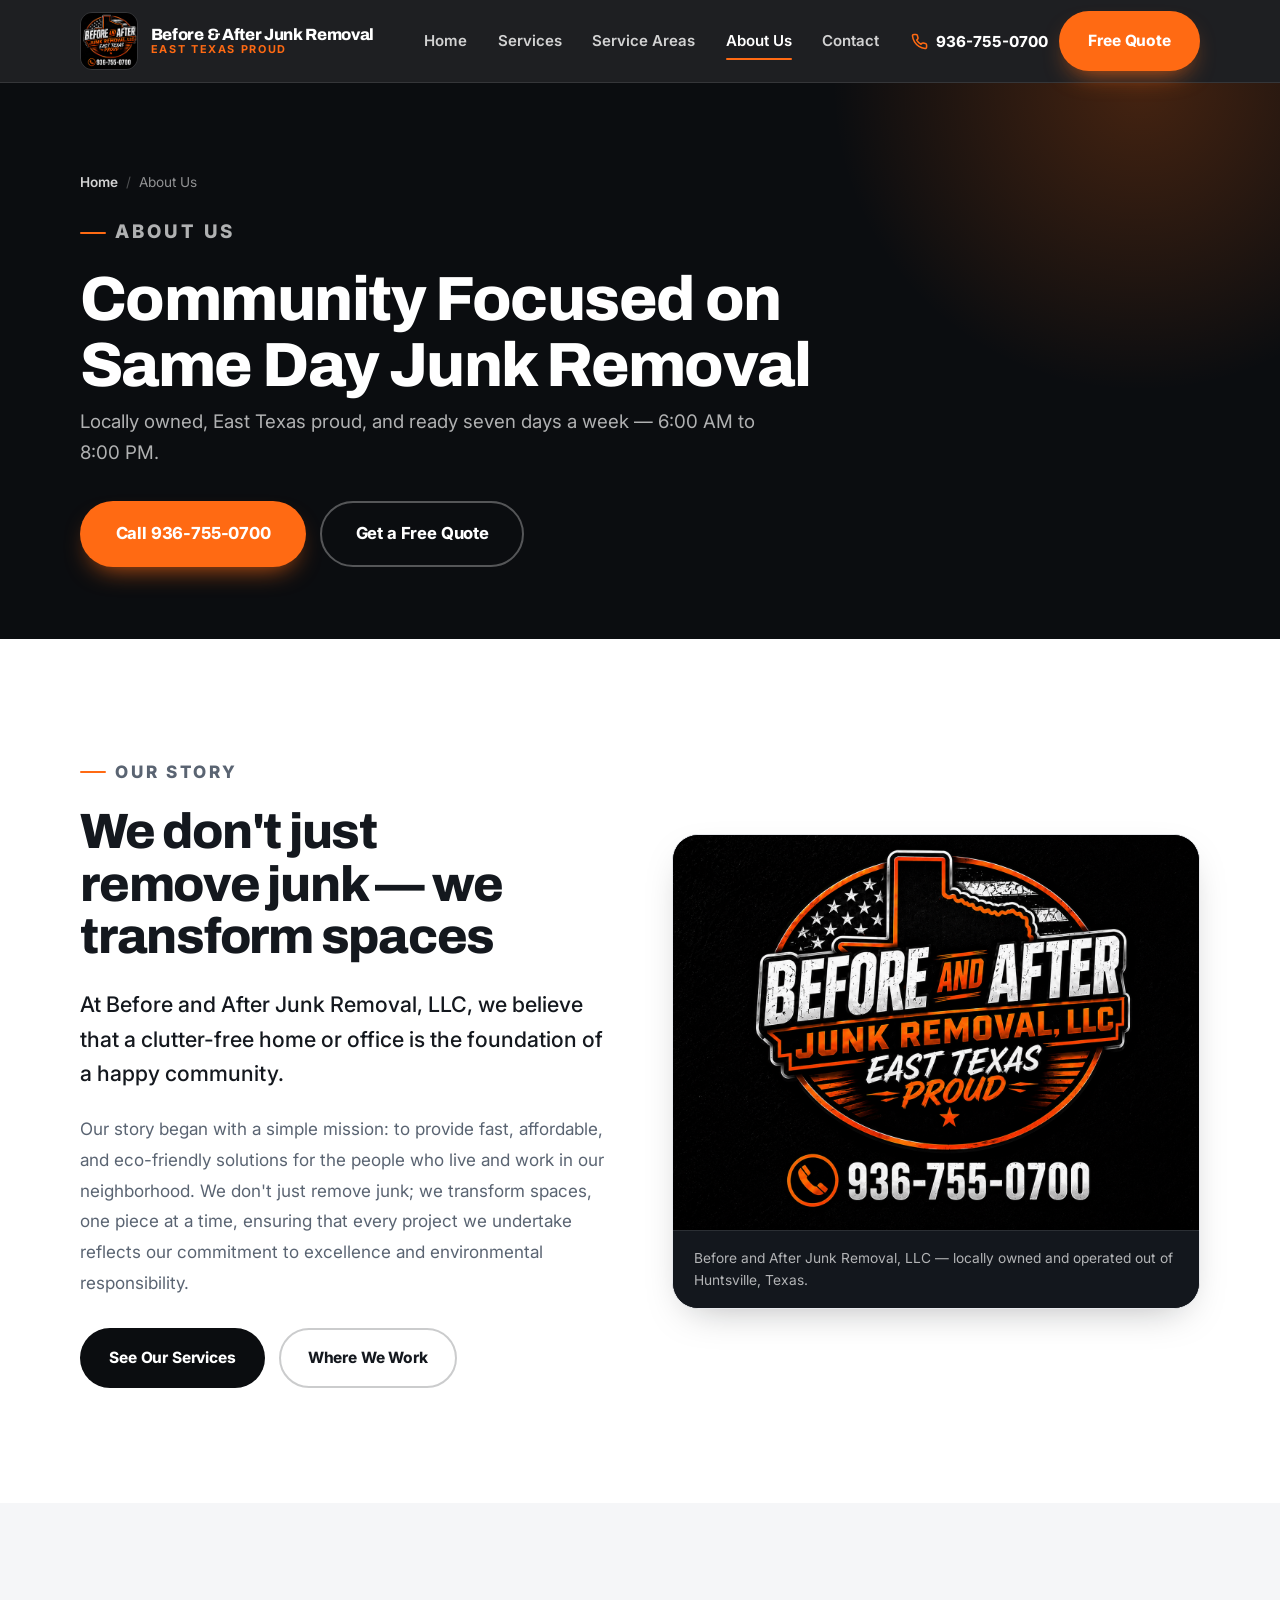
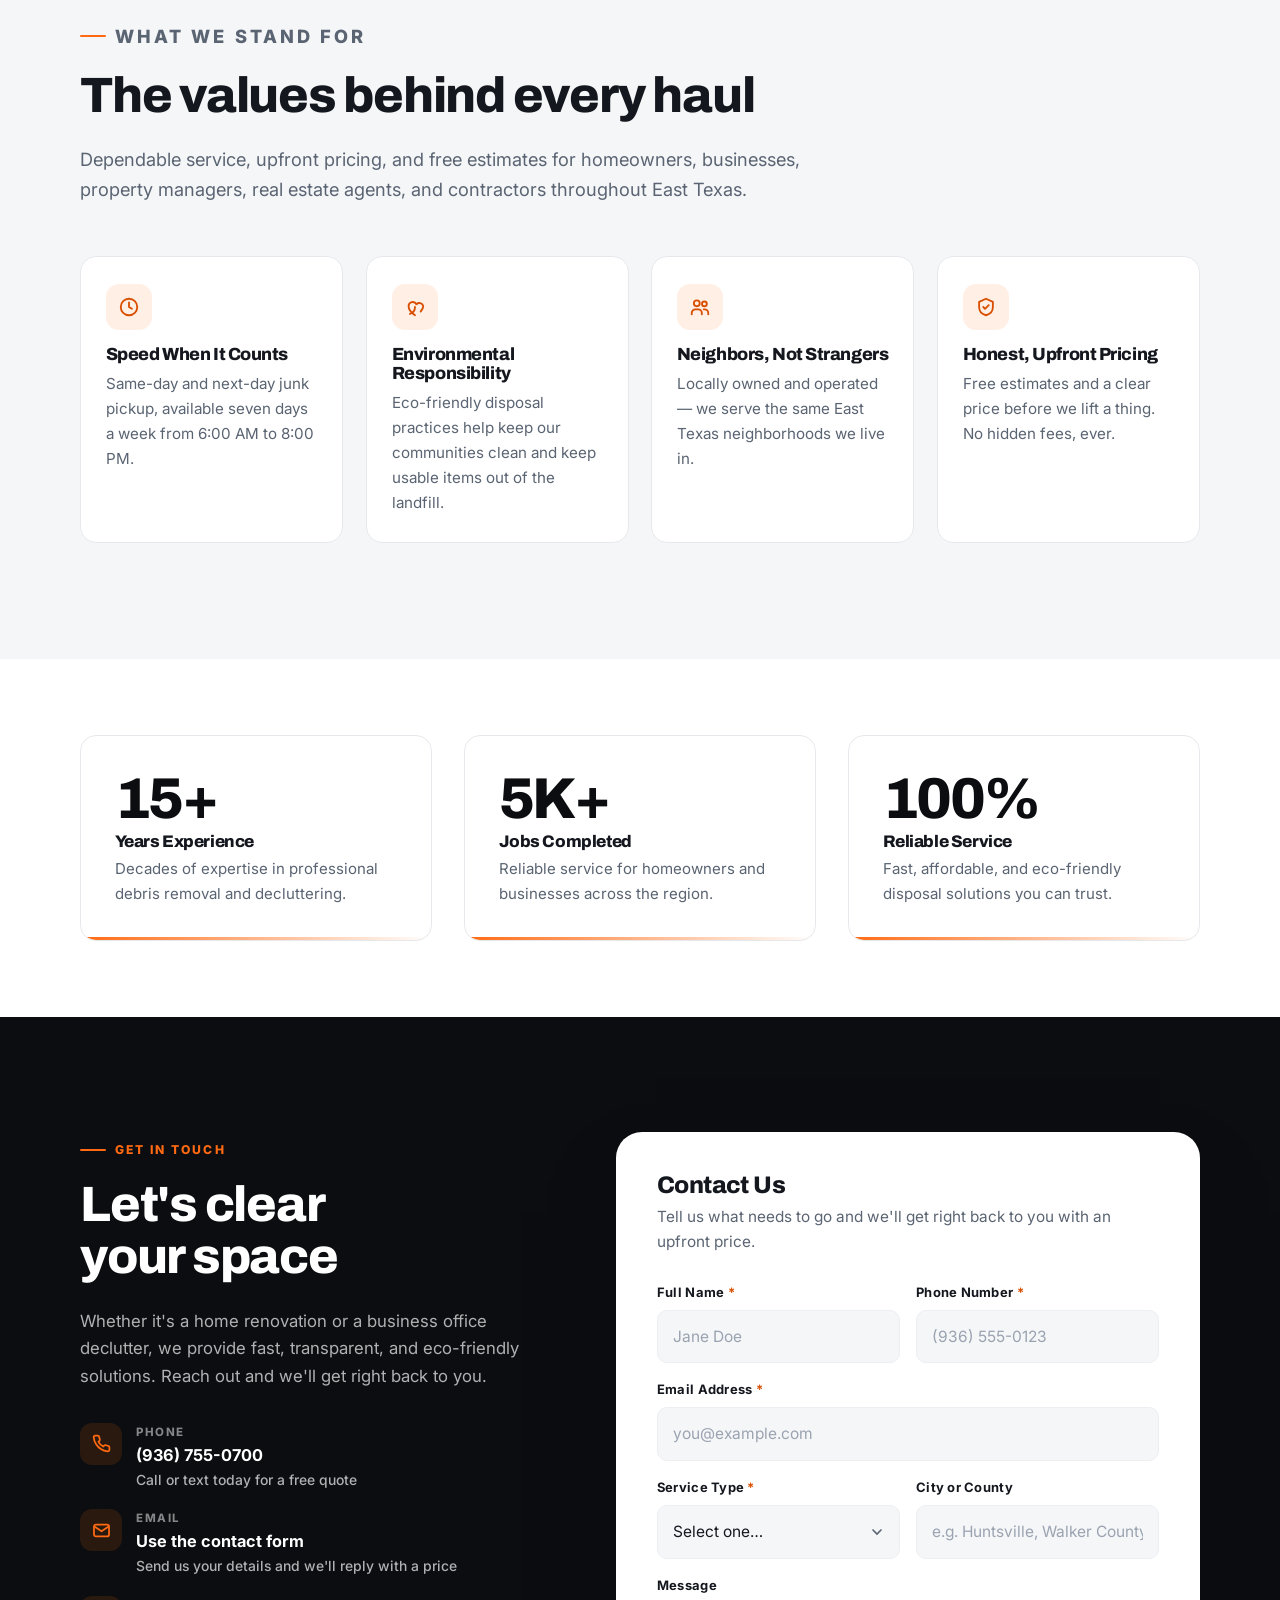
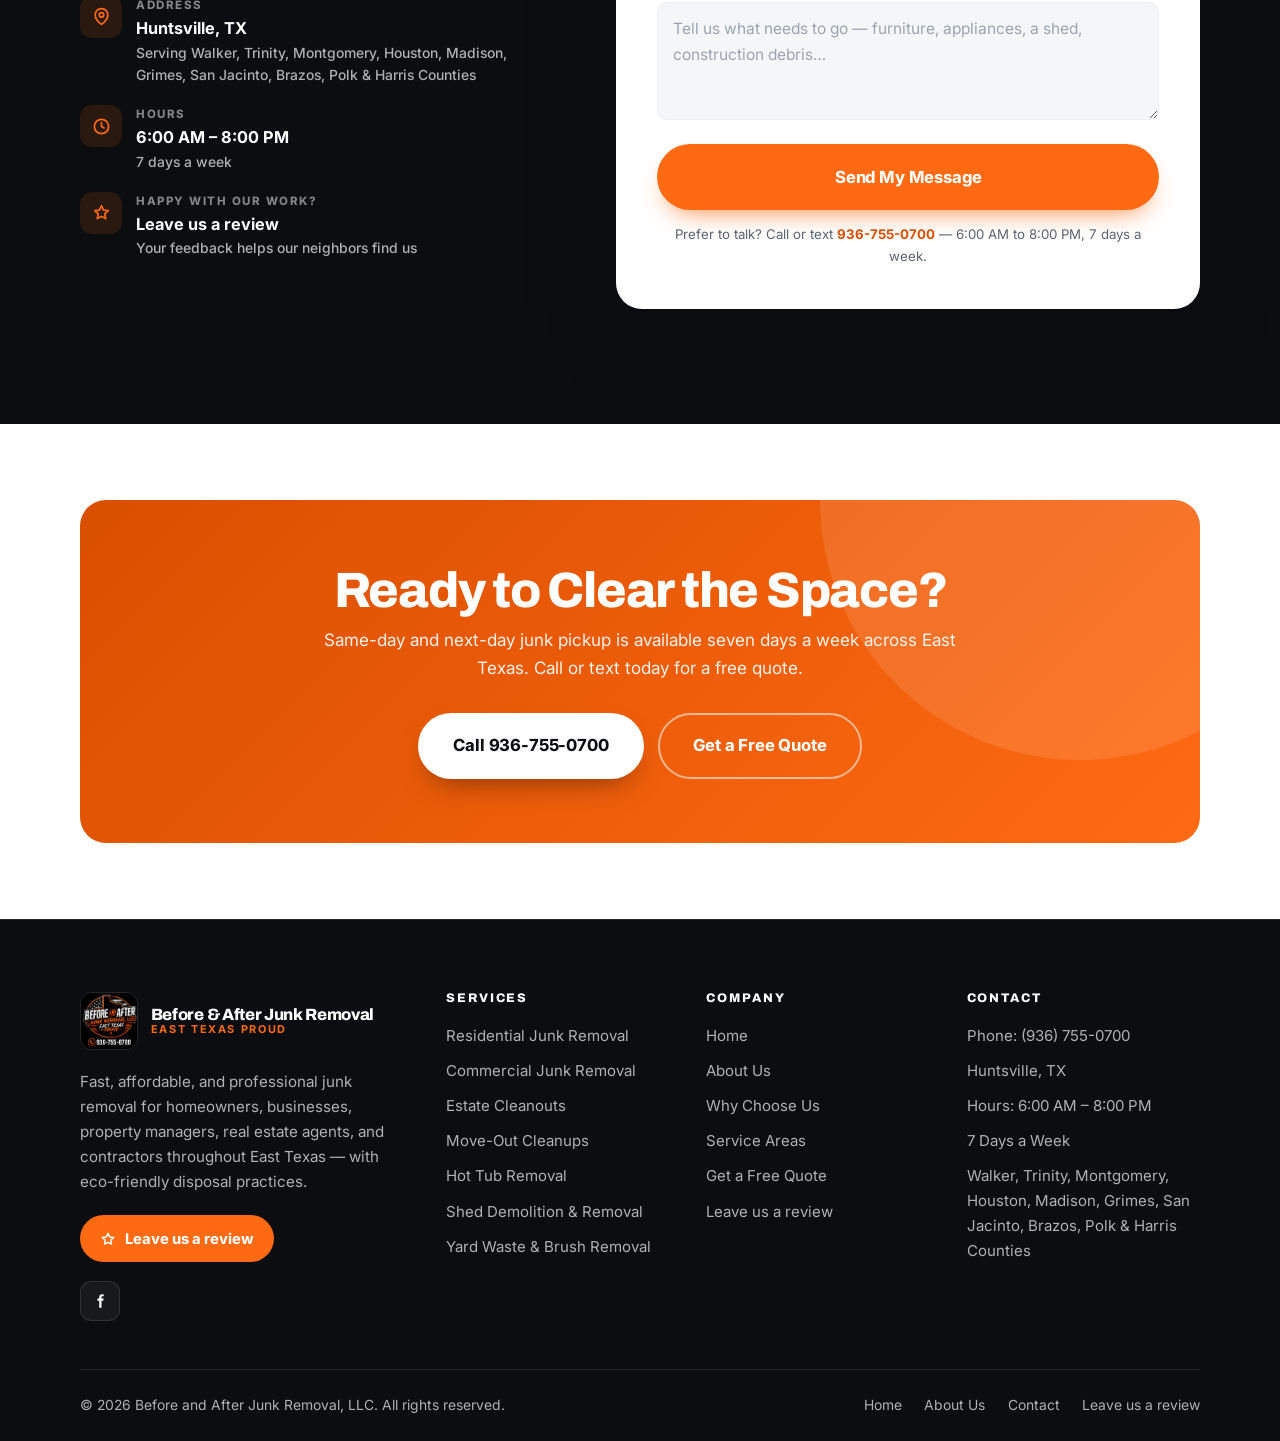
<file: about-us/index.html>
<!DOCTYPE html>
<html lang="en">
<head>
<meta charset="utf-8">
<meta name="viewport" content="width=device-width, initial-scale=1">
<title>About Us | Before and After Junk Removal, LLC, Same Day Junk Removal</title>
<meta name="description" content="Community focused on same day junk removal. Before and After Junk Removal, LLC provides fast, affordable and eco-friendly junk removal across East Texas. Call or text 936-755-0700.">
<meta name="theme-color" content="#0b0d10">
<link rel="canonical" href="/about-us/">

<meta property="og:type" content="website">
<meta property="og:title" content="About Us | Before and After Junk Removal, LLC">
<meta property="og:description" content="Community focused on same day junk removal — fast, affordable and eco-friendly solutions for the people who live and work in our neighborhood.">
<meta property="og:image" content="/images/source/00-479841-e934d007474847cfbf63b397f6291d93-mv2.jpg">
<meta property="og:url" content="/about-us/">
<meta name="twitter:card" content="summary_large_image">

<link rel="icon" href="/assets/favicon.svg" type="image/svg+xml">
<link rel="apple-touch-icon" href="/images/source/00-479841-e934d007474847cfbf63b397f6291d93-mv2.jpg">

<link rel="preconnect" href="https://fonts.googleapis.com">
<link rel="preconnect" href="https://fonts.gstatic.com" crossorigin>
<link href="https://fonts.googleapis.com/css2?family=Archivo:wght@600;700;800&family=Inter:wght@400;500;600;700&display=swap" rel="stylesheet">
<link rel="stylesheet" href="/assets/styles.css">
</head>
<body>
<a class="skip-link" href="#main">Skip to main content</a>

<!-- ================= HEADER ================= -->
<header class="site-head">
  <div class="wrap head-bar">
    <a class="brand" href="/" aria-label="Before and After Junk Removal, LLC — home">
      <img src="/images/source/00-479841-e934d007474847cfbf63b397f6291d93-mv2.jpg" alt="Before and After Junk Removal, LLC logo — East Texas Proud junk removal company" width="58" height="58">
      <span class="brand-text">
        <span class="brand-name">Before &amp; After Junk Removal</span>
        <span class="brand-sub">East Texas Proud</span>
      </span>
    </a>

    <button class="nav-toggle" type="button" aria-label="Toggle navigation menu" aria-expanded="false" aria-controls="site-nav">
      <span></span>
    </button>

    <div class="nav" id="site-nav">
      <nav class="nav-links" aria-label="Main navigation">
        <a href="/">Home</a>
        <a href="/#services">Services</a>
        <a href="/#areas">Service Areas</a>
        <a href="/about-us/" aria-current="page">About Us</a>
        <a href="#quote">Contact</a>
      </nav>
      <div class="head-cta">
        <a class="head-phone" href="tel:+19367550700">
          <svg viewBox="0 0 24 24" fill="none" stroke="currentColor" stroke-width="2.2" stroke-linecap="round" stroke-linejoin="round" aria-hidden="true"><path d="M22 16.92v3a2 2 0 0 1-2.18 2 19.79 19.79 0 0 1-8.63-3.07 19.5 19.5 0 0 1-6-6A19.79 19.79 0 0 1 2.12 4.18 2 2 0 0 1 4.11 2h3a2 2 0 0 1 2 1.72c.13.96.36 1.9.7 2.81a2 2 0 0 1-.45 2.11L8.09 9.91a16 16 0 0 0 6 6l1.27-1.27a2 2 0 0 1 2.11-.45c.9.34 1.85.57 2.81.7A2 2 0 0 1 22 16.92z"/></svg>
          936-755-0700
        </a>
        <a class="btn btn--primary" href="#quote">Free Quote</a>
      </div>
    </div>
  </div>
</header>

<main id="main">

  <!-- ================= PAGE HERO ================= -->
  <section class="page-hero">
    <div class="wrap">
      <nav class="crumbs" aria-label="Breadcrumb">
        <a href="/">Home</a>
        <span aria-hidden="true">/</span>
        <span>About Us</span>
      </nav>
      <p class="eyebrow">About Us</p>
      <h1>Community Focused on Same Day Junk Removal</h1>
      <p>Locally owned, East Texas proud, and ready seven days a week — 6:00 AM to 8:00 PM.</p>
      <div class="btn-row" style="margin-top:2rem">
        <a class="btn btn--primary btn--lg" href="tel:+19367550700">Call 936-755-0700</a>
        <a class="btn btn--ghost btn--lg" href="#quote">Get a Free Quote</a>
      </div>
    </div>
  </section>

  <!-- ================= STORY ================= -->
  <section class="section">
    <div class="wrap split">
      <div class="prose reveal">
        <p class="eyebrow">Our Story</p>
        <h2>We don't just remove junk — we transform spaces</h2>
        <p class="lead">
          At Before and After Junk Removal, LLC, we believe that a clutter-free home or office is the
          foundation of a happy community.
        </p>
        <p>
          Our story began with a simple mission: to provide fast, affordable, and eco-friendly solutions
          for the people who live and work in our neighborhood. We don't just remove junk; we transform
          spaces, one piece at a time, ensuring that every project we undertake reflects our commitment
          to excellence and environmental responsibility.
        </p>
        <div class="btn-row" style="margin-top:1.8rem">
          <a class="btn btn--dark" href="/#services">See Our Services</a>
          <a class="btn btn--ghost" href="/#areas">Where We Work</a>
        </div>
      </div>

      <figure class="about-figure reveal">
        <img src="/images/source/00-479841-e934d007474847cfbf63b397f6291d93-mv2.jpg" alt="Before and After Junk Removal, LLC company logo featuring the Texas outline, the East Texas Proud slogan and phone number 936-755-0700" width="1456" height="1092">
        <figcaption>Before and After Junk Removal, LLC — locally owned and operated out of Huntsville, Texas.</figcaption>
      </figure>
    </div>
  </section>

  <!-- ================= VALUES ================= -->
  <section class="section section--soft">
    <div class="wrap">
      <div class="sec-head reveal">
        <p class="eyebrow">What We Stand For</p>
        <h2>The values behind every haul</h2>
        <p>Dependable service, upfront pricing, and free estimates for homeowners, businesses, property managers, real estate agents, and contractors throughout East Texas.</p>
      </div>

      <ul class="values">
        <li class="value reveal">
          <span class="vi" aria-hidden="true"><svg viewBox="0 0 24 24" fill="none" stroke="currentColor" stroke-width="2" stroke-linecap="round" stroke-linejoin="round"><circle cx="12" cy="12" r="9"/><path d="M12 7v5l3.2 1.9"/></svg></span>
          <h3>Speed When It Counts</h3>
          <p>Same-day and next-day junk pickup, available seven days a week from 6:00 AM to 8:00 PM.</p>
        </li>
        <li class="value reveal">
          <span class="vi" aria-hidden="true"><svg viewBox="0 0 24 24" fill="none" stroke="currentColor" stroke-width="2" stroke-linecap="round" stroke-linejoin="round"><path d="M12 21s-7-4.4-7-10a4.5 4.5 0 0 1 8.5-2A4.5 4.5 0 0 1 21 11c0 2.4-1.3 4.4-2.8 5.9"/><path d="M12 12c0 4-2.5 6.5-5.5 7.5"/></svg></span>
          <h3>Environmental Responsibility</h3>
          <p>Eco-friendly disposal practices help keep our communities clean and keep usable items out of the landfill.</p>
        </li>
        <li class="value reveal">
          <span class="vi" aria-hidden="true"><svg viewBox="0 0 24 24" fill="none" stroke="currentColor" stroke-width="2" stroke-linecap="round" stroke-linejoin="round"><path d="M3 20v-1.5a4 4 0 0 1 4-4h3a4 4 0 0 1 4 4V20"/><circle cx="8.5" cy="8" r="3.2"/><path d="M16 14.5h1a4 4 0 0 1 4 4V20"/><circle cx="16.8" cy="8.6" r="2.6"/></svg></span>
          <h3>Neighbors, Not Strangers</h3>
          <p>Locally owned and operated — we serve the same East Texas neighborhoods we live in.</p>
        </li>
        <li class="value reveal">
          <span class="vi" aria-hidden="true"><svg viewBox="0 0 24 24" fill="none" stroke="currentColor" stroke-width="2" stroke-linecap="round" stroke-linejoin="round"><path d="M12 3l7.5 3.4V12c0 4.6-3.2 7.9-7.5 9-4.3-1.1-7.5-4.4-7.5-9V6.4L12 3z"/><path d="M9 12l2 2 4-4"/></svg></span>
          <h3>Honest, Upfront Pricing</h3>
          <p>Free estimates and a clear price before we lift a thing. No hidden fees, ever.</p>
        </li>
      </ul>
    </div>
  </section>

  <!-- ================= STATS ================= -->
  <section class="section section--tight">
    <div class="wrap">
      <ul class="stats">
        <li class="stat reveal">
          <b>15+</b>
          <h3>Years Experience</h3>
          <p>Decades of expertise in professional debris removal and decluttering.</p>
        </li>
        <li class="stat reveal">
          <b>5K+</b>
          <h3>Jobs Completed</h3>
          <p>Reliable service for homeowners and businesses across the region.</p>
        </li>
        <li class="stat reveal">
          <b>100%</b>
          <h3>Reliable Service</h3>
          <p>Fast, affordable, and eco-friendly disposal solutions you can trust.</p>
        </li>
      </ul>
    </div>
  </section>

  <!-- ================= CONTACT / QUOTE ================= -->
  <section class="section section--dark" id="quote">
    <div class="wrap quote-grid">
      <div class="quote-aside reveal">
        <p class="eyebrow">Get In Touch</p>
        <h2>Let's clear your space</h2>
        <p style="color:var(--text-inv-m);font-size:1.05rem">
          Whether it's a home renovation or a business office declutter, we provide fast, transparent,
          and eco-friendly solutions. Reach out and we'll get right back to you.
        </p>

        <ul class="contact-list">
          <li>
            <span class="ci" aria-hidden="true"><svg viewBox="0 0 24 24" fill="none" stroke="currentColor" stroke-width="2.2" stroke-linecap="round" stroke-linejoin="round"><path d="M22 16.92v3a2 2 0 0 1-2.18 2 19.79 19.79 0 0 1-8.63-3.07 19.5 19.5 0 0 1-6-6A19.79 19.79 0 0 1 2.12 4.18 2 2 0 0 1 4.11 2h3a2 2 0 0 1 2 1.72c.13.96.36 1.9.7 2.81a2 2 0 0 1-.45 2.11L8.09 9.91a16 16 0 0 0 6 6l1.27-1.27a2 2 0 0 1 2.11-.45c.9.34 1.85.57 2.81.7A2 2 0 0 1 22 16.92z"/></svg></span>
            <div>
              <div class="cl">Phone</div>
              <div class="cv"><a href="tel:+19367550700">(936) 755-0700</a><small>Call or text today for a free quote</small></div>
            </div>
          </li>
          <li>
            <span class="ci" aria-hidden="true"><svg viewBox="0 0 24 24" fill="none" stroke="currentColor" stroke-width="2.2" stroke-linecap="round" stroke-linejoin="round"><rect x="2.5" y="4.5" width="19" height="15" rx="2.5"/><path d="M3 7l9 6 9-6"/></svg></span>
            <div>
              <div class="cl">Email</div>
              <div class="cv">Use the contact form<small>Send us your details and we'll reply with a price</small></div>
            </div>
          </li>
          <li>
            <span class="ci" aria-hidden="true"><svg viewBox="0 0 24 24" fill="none" stroke="currentColor" stroke-width="2.2" stroke-linecap="round" stroke-linejoin="round"><path d="M20 10c0 6-8 12-8 12S4 16 4 10a8 8 0 0 1 16 0z"/><circle cx="12" cy="10" r="2.8"/></svg></span>
            <div>
              <div class="cl">Address</div>
              <div class="cv">Huntsville, TX<small>Serving Walker, Trinity, Montgomery, Houston, Madison, Grimes, San Jacinto, Brazos, Polk &amp; Harris Counties</small></div>
            </div>
          </li>
          <li>
            <span class="ci" aria-hidden="true"><svg viewBox="0 0 24 24" fill="none" stroke="currentColor" stroke-width="2.2" stroke-linecap="round" stroke-linejoin="round"><circle cx="12" cy="12" r="9"/><path d="M12 7v5l3.2 1.9"/></svg></span>
            <div>
              <div class="cl">Hours</div>
              <div class="cv">6:00 AM – 8:00 PM<small>7 days a week</small></div>
            </div>
          </li>
          <li>
            <span class="ci" aria-hidden="true"><svg viewBox="0 0 24 24" fill="none" stroke="currentColor" stroke-width="2.2" stroke-linecap="round" stroke-linejoin="round"><path d="M12 3.5l2.6 5.4 5.9.8-4.3 4.1 1.05 5.9L12 17l-5.25 2.7L7.8 13.8 3.5 9.7l5.9-.8L12 3.5z"/></svg></span>
            <div>
              <div class="cl">Happy with our work?</div>
              <div class="cv"><a href="/review">Leave us a review</a><small>Your feedback helps our neighbors find us</small></div>
            </div>
          </li>
        </ul>
      </div>

      <div class="form-card reveal">
        <h3>Contact Us</h3>
        <p class="fc-sub">Tell us what needs to go and we'll get right back to you with an upfront price.</p>

        <form data-leadr method="POST" action="https://vision.leadrai.com/api/forms/1763a4451ea53421e123ccd6ea07a3e0">
          <div class="form-status" aria-live="polite"></div>

          <input type="hidden" name="_form" value="Contact">
          <input type="hidden" name="_page" value="">
          <input type="text" name="_gotcha" tabindex="-1" autocomplete="off" style="display:none">

          <div class="field-grid">
            <div class="field">
              <label for="c-name">Full Name <span class="req" aria-hidden="true">*</span></label>
              <input id="c-name" type="text" name="name" autocomplete="name" placeholder="Jane Doe" required>
            </div>
            <div class="field">
              <label for="c-phone">Phone Number <span class="req" aria-hidden="true">*</span></label>
              <input id="c-phone" type="tel" name="phone" autocomplete="tel" placeholder="(936) 555-0123" required>
            </div>
            <div class="field field--full">
              <label for="c-email">Email Address <span class="req" aria-hidden="true">*</span></label>
              <input id="c-email" type="email" name="email" autocomplete="email" placeholder="you@example.com" required>
            </div>
            <div class="field">
              <label for="c-type">Service Type <span class="req" aria-hidden="true">*</span></label>
              <select id="c-type" name="Service Type" required>
                <option value="" selected disabled>Select one…</option>
                <option value="Home">Home</option>
                <option value="Business">Business</option>
                <option value="Commercial">Commercial</option>
              </select>
            </div>
            <div class="field">
              <label for="c-city">City or County</label>
              <input id="c-city" type="text" name="City or county" placeholder="e.g. Huntsville, Walker County">
            </div>
            <div class="field field--full">
              <label for="c-msg">Message</label>
              <textarea id="c-msg" name="Message" placeholder="Tell us what needs to go — furniture, appliances, a shed, construction debris…"></textarea>
            </div>
          </div>

          <div class="form-foot">
            <button class="btn btn--primary btn--lg btn--block" type="submit">Send My Message</button>
            <p class="form-note">Prefer to talk? Call or text <a href="tel:+19367550700" style="color:var(--brand-dk);font-weight:700">936-755-0700</a> — 6:00 AM to 8:00 PM, 7 days a week.</p>
          </div>
        </form>
      </div>
    </div>
  </section>

  <!-- ================= CTA ================= -->
  <section class="section section--tight">
    <div class="wrap">
      <div class="cta-band reveal">
        <h2>Ready to Clear the Space?</h2>
        <p>Same-day and next-day junk pickup is available seven days a week across East Texas. Call or text today for a free quote.</p>
        <div class="btn-row">
          <a class="btn btn--primary btn--lg" href="tel:+19367550700">Call 936-755-0700</a>
          <a class="btn btn--ghost btn--lg" href="#quote">Get a Free Quote</a>
        </div>
      </div>
    </div>
  </section>

</main>

<!-- ================= FOOTER ================= -->
<footer class="site-foot">
  <div class="wrap">
    <div class="foot-grid">
      <div class="foot-col foot-about">
        <a class="brand" href="/" aria-label="Before and After Junk Removal, LLC — home">
          <img src="/images/source/00-479841-e934d007474847cfbf63b397f6291d93-mv2.jpg" alt="Before and After Junk Removal, LLC logo" width="58" height="58">
          <span class="brand-text">
            <span class="brand-name">Before &amp; After Junk Removal</span>
            <span class="brand-sub">East Texas Proud</span>
          </span>
        </a>
        <p>Fast, affordable, and professional junk removal for homeowners, businesses, property managers, real estate agents, and contractors throughout East Texas — with eco-friendly disposal practices.</p>
        <a class="review-link" href="/review">
          <svg viewBox="0 0 24 24" fill="none" stroke="currentColor" stroke-width="2.2" stroke-linecap="round" stroke-linejoin="round" aria-hidden="true"><path d="M12 3.5l2.6 5.4 5.9.8-4.3 4.1 1.05 5.9L12 17l-5.25 2.7L7.8 13.8 3.5 9.7l5.9-.8L12 3.5z"/></svg>
          Leave us a review
        </a>
        <div class="social">
          <a href="http://www.facebook.com" target="_blank" rel="noopener noreferrer" aria-label="Before and After Junk Removal on Facebook">
            <svg viewBox="0 0 24 24" fill="currentColor" aria-hidden="true"><path d="M14 8.5V7c0-.8.2-1.2 1.4-1.2h1.5V3.1c-.3 0-1.2-.1-2.2-.1-2.2 0-3.7 1.3-3.7 3.8v1.7H8.6v3h2.4V21H14v-9.5h2.4l.4-3H14z"/></svg>
          </a>
        </div>
      </div>

      <div class="foot-col">
        <h4>Services</h4>
        <ul>
          <li><a href="/#services">Residential Junk Removal</a></li>
          <li><a href="/#services">Commercial Junk Removal</a></li>
          <li><a href="/#services">Estate Cleanouts</a></li>
          <li><a href="/#services">Move-Out Cleanups</a></li>
          <li><a href="/#services">Hot Tub Removal</a></li>
          <li><a href="/#services">Shed Demolition &amp; Removal</a></li>
          <li><a href="/#services">Yard Waste &amp; Brush Removal</a></li>
        </ul>
      </div>

      <div class="foot-col">
        <h4>Company</h4>
        <ul>
          <li><a href="/">Home</a></li>
          <li><a href="/about-us/">About Us</a></li>
          <li><a href="/#why">Why Choose Us</a></li>
          <li><a href="/#areas">Service Areas</a></li>
          <li><a href="/#quote">Get a Free Quote</a></li>
          <li><a href="/review">Leave us a review</a></li>
        </ul>
      </div>

      <div class="foot-col">
        <h4>Contact</h4>
        <ul>
          <li><a href="tel:+19367550700">Phone: (936) 755-0700</a></li>
          <li>Huntsville, TX</li>
          <li>Hours: 6:00 AM – 8:00 PM</li>
          <li>7 Days a Week</li>
          <li>Walker, Trinity, Montgomery, Houston, Madison, Grimes, San Jacinto, Brazos, Polk &amp; Harris Counties</li>
        </ul>
      </div>
    </div>

    <div class="foot-bottom">
      <p>&copy; <span data-year>2026</span> Before and After Junk Removal, LLC. All rights reserved.</p>
      <nav aria-label="Footer navigation">
        <a href="/">Home</a>
        <a href="/about-us/">About Us</a>
        <a href="/#quote">Contact</a>
        <a href="/review">Leave us a review</a>
      </nav>
    </div>
  </div>
</footer>

<!-- ================= MOBILE CALL BAR ================= -->
<div class="call-bar">
  <a class="btn btn--primary" href="tel:+19367550700">
    <svg viewBox="0 0 24 24" fill="none" stroke="currentColor" stroke-width="2.2" stroke-linecap="round" stroke-linejoin="round" aria-hidden="true"><path d="M22 16.92v3a2 2 0 0 1-2.18 2 19.79 19.79 0 0 1-8.63-3.07 19.5 19.5 0 0 1-6-6A19.79 19.79 0 0 1 2.12 4.18 2 2 0 0 1 4.11 2h3a2 2 0 0 1 2 1.72c.13.96.36 1.9.7 2.81a2 2 0 0 1-.45 2.11L8.09 9.91a16 16 0 0 0 6 6l1.27-1.27a2 2 0 0 1 2.11-.45c.9.34 1.85.57 2.81.7A2 2 0 0 1 22 16.92z"/></svg>
    Call Now
  </a>
  <a class="btn btn--ghost" href="#quote" style="color:#fff;border-color:rgba(255,255,255,.3)">Free Quote</a>
</div>

<script src="/assets/main.js" defer></script>
<script src="https://vision.leadrai.com/widget/loader.js" data-lv-widget data-kind="chatbot" data-widget="7350199a-98a7-490d-94f3-f3dd0218c7a1" async></script>
<script src="https://vision.leadrai.com/widget/loader.js" data-lv-widget data-kind="voice" data-widget="d06fb940-1420-4100-8807-4c4082efd827" async></script>
<script defer src="https://static.cloudflareinsights.com/beacon.min.js" data-cf-beacon='{"token": "0a932598fc5b4cc9baf156d875620bd1"}'></script>
<script defer data-lv-track src="https://vision.leadrai.com/api/forms/1763a4451ea53421e123ccd6ea07a3e0/t.js"></script>
</body>
</html>
</file>
<file: assets/styles.css>
/* ==========================================================================
   Before & After Junk Removal, LLC — Design System
   ========================================================================== */

:root {
  --ink:        #0b0d10;
  --ink-2:      #13171d;
  --ink-3:      #1c222a;
  --line:       rgba(255, 255, 255, .10);
  --line-solid: #e6e8ec;

  --paper:      #ffffff;
  --paper-2:    #f5f6f8;
  --paper-3:    #eceef2;

  --brand:      #ff6a13;
  --brand-2:    #ff8c3d;
  --brand-dk:   #d94f00;

  --text:       #14181e;
  --text-mute:  #5a6472;
  --text-inv:   #ffffff;
  --text-inv-m: rgba(255, 255, 255, .68);

  --ok:         #17864c;

  --r-sm: 10px;
  --r:    16px;
  --r-lg: 26px;
  --r-pill: 999px;

  --shadow-sm: 0 2px 8px rgba(11, 13, 16, .07);
  --shadow:    0 14px 40px -18px rgba(11, 13, 16, .35);
  --shadow-lg: 0 40px 90px -40px rgba(11, 13, 16, .55);

  --wrap: 1200px;
  --gut: clamp(1.15rem, 4vw, 2.5rem);

  --ff: "Inter", system-ui, -apple-system, "Segoe UI", Roboto, Helvetica, Arial, sans-serif;
  --ff-display: "Archivo", "Inter", system-ui, -apple-system, "Segoe UI", sans-serif;
}

/* ---------- Reset ---------- */
*, *::before, *::after { box-sizing: border-box; }

html {
  -webkit-text-size-adjust: 100%;
  scroll-behavior: smooth;
  scroll-padding-top: 92px;
}

body {
  margin: 0;
  font-family: var(--ff);
  font-size: 1rem;
  line-height: 1.65;
  color: var(--text);
  background: var(--paper);
  -webkit-font-smoothing: antialiased;
  text-rendering: optimizeLegibility;
  overflow-x: hidden;
}

img { max-width: 100%; display: block; height: auto; }
a { color: inherit; text-decoration: none; }
button, input, select, textarea { font: inherit; color: inherit; }

h1, h2, h3, h4 {
  font-family: var(--ff-display);
  font-weight: 800;
  line-height: 1.06;
  letter-spacing: -.025em;
  margin: 0 0 .5em;
  text-wrap: balance;
}

h1 { font-size: clamp(2.5rem, 6.4vw, 4.7rem); }
h2 { font-size: clamp(1.95rem, 4.3vw, 3.1rem); }
h3 { font-size: clamp(1.15rem, 2vw, 1.4rem); }

p { margin: 0 0 1.1em; }
p:last-child { margin-bottom: 0; }

ul, ol { margin: 0; padding: 0; list-style: none; }

:focus-visible {
  outline: 3px solid var(--brand);
  outline-offset: 3px;
  border-radius: 4px;
}

/* ---------- Layout ---------- */
.wrap {
  width: 100%;
  max-width: var(--wrap);
  margin-inline: auto;
  padding-inline: var(--gut);
}

.section { padding: clamp(4rem, 9vw, 7.5rem) 0; }
.section--tight { padding: clamp(3rem, 6vw, 4.75rem) 0; }
.section--dark { background: var(--ink); color: var(--text-inv); }
.section--soft { background: var(--paper-2); }

.skip-link {
  position: absolute;
  left: -9999px;
  top: 0;
  z-index: 200;
  background: var(--brand);
  color: #fff;
  padding: .85rem 1.3rem;
  font-weight: 700;
  border-radius: 0 0 var(--r-sm) 0;
}
.skip-link:focus { left: 0; }

/* ---------- Eyebrow / headings ---------- */
.eyebrow {
  display: inline-flex;
  align-items: center;
  gap: .55rem;
  font-size: .76rem;
  font-weight: 800;
  letter-spacing: .17em;
  text-transform: uppercase;
  color: var(--brand);
  margin-bottom: 1.1rem;
}
.eyebrow::before {
  content: "";
  width: 26px;
  height: 2px;
  background: var(--brand);
  border-radius: 2px;
}

.sec-head { max-width: 46rem; margin-bottom: clamp(2.2rem, 4vw, 3.4rem); }
.sec-head--center { margin-inline: auto; text-align: center; }
.sec-head p {
  font-size: clamp(1.02rem, 1.5vw, 1.14rem);
  color: var(--text-mute);
  margin-top: -.1rem;
}
.section--dark .sec-head p { color: var(--text-inv-m); }

/* ---------- Buttons ---------- */
.btn {
  display: inline-flex;
  align-items: center;
  justify-content: center;
  gap: .6rem;
  padding: .95rem 1.7rem;
  border-radius: var(--r-pill);
  font-weight: 750;
  font-size: .97rem;
  letter-spacing: -.01em;
  border: 2px solid transparent;
  cursor: pointer;
  transition: transform .18s ease, box-shadow .18s ease, background .18s ease, color .18s ease, border-color .18s ease;
  white-space: nowrap;
}
.btn svg { width: 18px; height: 18px; flex: none; }

.btn--primary {
  background: var(--brand);
  color: #fff;
  box-shadow: 0 12px 26px -12px rgba(255, 106, 19, .85);
}
.btn--primary:hover { background: var(--brand-dk); transform: translateY(-2px); }

.btn--dark { background: var(--ink); color: #fff; }
.btn--dark:hover { background: var(--ink-3); transform: translateY(-2px); }

.btn--ghost {
  background: transparent;
  color: var(--text);
  border-color: rgba(20, 24, 30, .22);
}
.btn--ghost:hover { border-color: var(--text); transform: translateY(-2px); }

.section--dark .btn--ghost,
.hero .btn--ghost,
.page-hero .btn--ghost,
.site-head .btn--ghost {
  color: #fff;
  border-color: rgba(255, 255, 255, .3);
}
.section--dark .btn--ghost:hover,
.hero .btn--ghost:hover,
.page-hero .btn--ghost:hover,
.site-head .btn--ghost:hover {
  border-color: #fff;
  background: rgba(255, 255, 255, .07);
}

.btn--lg { padding: 1.08rem 2.1rem; font-size: 1.04rem; }
.btn--block { width: 100%; }

.btn-row {
  display: flex;
  flex-wrap: wrap;
  gap: .85rem;
}

/* ---------- Header ---------- */
.site-head {
  position: sticky;
  top: 0;
  z-index: 100;
  background: rgba(11, 13, 16, .92);
  backdrop-filter: blur(14px);
  -webkit-backdrop-filter: blur(14px);
  border-bottom: 1px solid var(--line);
  color: #fff;
}

.head-bar {
  display: flex;
  align-items: center;
  justify-content: space-between;
  gap: 1.5rem;
  min-height: 78px;
  padding-block: .7rem;
}

.brand {
  display: inline-flex;
  align-items: center;
  gap: .8rem;
  flex: none;
}
.brand img {
  width: 58px;
  height: 58px;
  object-fit: cover;
  border-radius: 12px;
  border: 1px solid var(--line);
}
.brand-text { display: flex; flex-direction: column; line-height: 1.1; }
.brand-name {
  font-family: var(--ff-display);
  font-weight: 800;
  font-size: 1.02rem;
  letter-spacing: -.02em;
  color: #fff;
}
.brand-sub {
  font-size: .68rem;
  letter-spacing: .15em;
  text-transform: uppercase;
  color: var(--brand);
  font-weight: 700;
}

.nav { display: flex; align-items: center; gap: 2rem; }

.nav-links {
  display: flex;
  align-items: center;
  gap: 1.9rem;
}
.nav-links a {
  font-size: .94rem;
  font-weight: 600;
  color: rgba(255, 255, 255, .8);
  position: relative;
  padding-block: .3rem;
  transition: color .16s ease;
}
.nav-links a::after {
  content: "";
  position: absolute;
  left: 0;
  bottom: -2px;
  width: 0;
  height: 2px;
  background: var(--brand);
  transition: width .22s ease;
  border-radius: 2px;
}
.nav-links a:hover { color: #fff; }
.nav-links a:hover::after,
.nav-links a[aria-current="page"]::after { width: 100%; }
.nav-links a[aria-current="page"] { color: #fff; }

.head-cta { display: flex; align-items: center; gap: .7rem; }
.head-phone {
  display: inline-flex;
  align-items: center;
  gap: .5rem;
  font-weight: 750;
  font-size: .95rem;
  color: #fff;
}
.head-phone svg { width: 17px; height: 17px; color: var(--brand); }

.nav-toggle {
  display: none;
  width: 46px;
  height: 46px;
  border-radius: 12px;
  border: 1px solid var(--line);
  background: rgba(255, 255, 255, .06);
  align-items: center;
  justify-content: center;
  cursor: pointer;
  flex: none;
}
.nav-toggle span {
  display: block;
  position: relative;
  width: 20px;
  height: 2px;
  background: #fff;
  border-radius: 2px;
  transition: background .18s ease;
}
.nav-toggle span::before,
.nav-toggle span::after {
  content: "";
  position: absolute;
  left: 0;
  width: 20px;
  height: 2px;
  background: #fff;
  border-radius: 2px;
  transition: transform .22s ease;
}
.nav-toggle span::before { top: -6px; }
.nav-toggle span::after { top: 6px; }
.nav-toggle[aria-expanded="true"] span { background: transparent; }
.nav-toggle[aria-expanded="true"] span::before { transform: translateY(6px) rotate(45deg); }
.nav-toggle[aria-expanded="true"] span::after { transform: translateY(-6px) rotate(-45deg); }

/* ---------- Hero ---------- */
.hero {
  position: relative;
  background: var(--ink);
  color: var(--text-inv);
  overflow: hidden;
  padding: clamp(3.5rem, 8vw, 6.5rem) 0 clamp(3.5rem, 7vw, 5.5rem);
}
.hero::before,
.hero::after {
  content: "";
  position: absolute;
  border-radius: 50%;
  pointer-events: none;
}
.hero::before {
  width: 780px; height: 780px;
  top: -340px; right: -230px;
  background: radial-gradient(circle, rgba(255, 106, 19, .26), transparent 68%);
}
.hero::after {
  width: 560px; height: 560px;
  bottom: -300px; left: -200px;
  background: radial-gradient(circle, rgba(255, 140, 61, .13), transparent 70%);
}
.hero > * { position: relative; z-index: 1; }

.hero-grid {
  display: grid;
  grid-template-columns: 1.08fr .92fr;
  gap: clamp(2.2rem, 5vw, 4.5rem);
  align-items: center;
}

.hero-badge {
  display: inline-flex;
  align-items: center;
  gap: .6rem;
  padding: .45rem 1rem .45rem .5rem;
  border-radius: var(--r-pill);
  background: rgba(255, 255, 255, .07);
  border: 1px solid var(--line);
  font-size: .82rem;
  font-weight: 650;
  color: rgba(255, 255, 255, .88);
  margin-bottom: 1.5rem;
}
.hero-badge b {
  background: var(--brand);
  color: #fff;
  font-size: .68rem;
  font-weight: 800;
  letter-spacing: .09em;
  text-transform: uppercase;
  padding: .25rem .6rem;
  border-radius: var(--r-pill);
}

.hero h1 { margin-bottom: .55rem; }
.hero h1 em {
  font-style: normal;
  color: var(--brand);
  display: block;
}
.hero-lede {
  font-size: clamp(1.05rem, 1.75vw, 1.22rem);
  color: var(--text-inv-m);
  max-width: 34rem;
  margin-bottom: 2rem;
}

.hero-points {
  display: flex;
  flex-wrap: wrap;
  gap: .55rem 1.5rem;
  margin: 2rem 0 0;
  padding-top: 1.8rem;
  border-top: 1px solid var(--line);
}
.hero-points li {
  display: inline-flex;
  align-items: center;
  gap: .5rem;
  font-size: .91rem;
  font-weight: 600;
  color: rgba(255, 255, 255, .82);
}
.hero-points svg { width: 17px; height: 17px; color: var(--brand); flex: none; }

.hero-card {
  background: linear-gradient(165deg, var(--ink-2), #0e1116);
  border: 1px solid var(--line);
  border-radius: var(--r-lg);
  padding: clamp(1.6rem, 3vw, 2.3rem);
  box-shadow: var(--shadow-lg);
}
.hero-card-logo {
  border-radius: var(--r);
  border: 1px solid var(--line);
  margin-bottom: 1.6rem;
  width: 100%;
}
.hero-card dl {
  margin: 0;
  display: grid;
  gap: 1rem;
}
.hero-card .row {
  display: flex;
  align-items: flex-start;
  gap: .9rem;
  padding-bottom: 1rem;
  border-bottom: 1px solid var(--line);
}
.hero-card .row:last-child { border-bottom: 0; padding-bottom: 0; }
.hero-card .ico {
  width: 40px; height: 40px;
  flex: none;
  display: grid;
  place-items: center;
  border-radius: 11px;
  background: rgba(255, 106, 19, .14);
  color: var(--brand);
}
.hero-card .ico svg { width: 19px; height: 19px; }
.hero-card dt {
  font-size: .72rem;
  letter-spacing: .13em;
  text-transform: uppercase;
  font-weight: 750;
  color: rgba(255, 255, 255, .5);
  margin-bottom: .15rem;
}
.hero-card dd {
  margin: 0;
  font-weight: 700;
  font-size: 1.03rem;
  color: #fff;
  line-height: 1.35;
}
.hero-card dd a:hover { color: var(--brand); }
.hero-card dd small {
  display: block;
  font-weight: 500;
  font-size: .86rem;
  color: var(--text-inv-m);
}

/* ---------- Marquee ---------- */
.marquee {
  background: var(--brand);
  color: #fff;
  overflow: hidden;
  padding: .95rem 0;
  border-block: 1px solid rgba(0, 0, 0, .12);
}
.marquee-track {
  display: flex;
  width: max-content;
  animation: marquee 34s linear infinite;
}
.marquee-track span {
  display: inline-flex;
  align-items: center;
  gap: 1.6rem;
  padding-right: 1.6rem;
  font-family: var(--ff-display);
  font-weight: 800;
  font-size: .95rem;
  letter-spacing: .08em;
  text-transform: uppercase;
  white-space: nowrap;
}
.marquee-track span::after {
  content: "★";
  font-size: .72rem;
  opacity: .72;
}
@keyframes marquee {
  from { transform: translateX(0); }
  to   { transform: translateX(-50%); }
}
@media (prefers-reduced-motion: reduce) {
  .marquee-track { animation: none; }
}

/* ---------- Stats ---------- */
.stats {
  display: grid;
  grid-template-columns: repeat(3, 1fr);
  gap: clamp(1rem, 2.5vw, 2rem);
}
.stat {
  background: var(--paper);
  border: 1px solid var(--line-solid);
  border-radius: var(--r);
  padding: clamp(1.5rem, 3vw, 2.1rem);
  position: relative;
  overflow: hidden;
  transition: transform .2s ease, box-shadow .2s ease;
}
.stat::after {
  content: "";
  position: absolute;
  inset: auto auto 0 0;
  width: 100%;
  height: 3px;
  background: linear-gradient(90deg, var(--brand), transparent);
}
.stat:hover { transform: translateY(-4px); box-shadow: var(--shadow); }
.stat b {
  display: block;
  font-family: var(--ff-display);
  font-size: clamp(2.5rem, 5.5vw, 3.6rem);
  font-weight: 800;
  line-height: 1;
  letter-spacing: -.04em;
  color: var(--ink);
  margin-bottom: .35rem;
}
.stat h3 { font-size: 1.05rem; margin-bottom: .4rem; }
.stat p { color: var(--text-mute); font-size: .94rem; }

/* ---------- Services ---------- */
.svc-grid {
  display: grid;
  grid-template-columns: repeat(auto-fill, minmax(275px, 1fr));
  gap: clamp(1rem, 2vw, 1.4rem);
}
.svc {
  background: var(--paper);
  border: 1px solid var(--line-solid);
  border-radius: var(--r);
  padding: 1.75rem 1.6rem;
  display: flex;
  flex-direction: column;
  gap: .7rem;
  position: relative;
  transition: transform .2s ease, box-shadow .2s ease, border-color .2s ease;
}
.svc:hover {
  transform: translateY(-5px);
  border-color: rgba(255, 106, 19, .45);
  box-shadow: var(--shadow);
}
.svc-ico {
  width: 48px; height: 48px;
  display: grid;
  place-items: center;
  border-radius: 13px;
  background: rgba(255, 106, 19, .11);
  color: var(--brand-dk);
  margin-bottom: .35rem;
}
.svc-ico svg { width: 23px; height: 23px; }
.svc h3 { margin: 0; font-size: 1.14rem; }
.svc p { color: var(--text-mute); font-size: .945rem; margin: 0; }

/* ---------- Why / features ---------- */
.why-grid {
  display: grid;
  grid-template-columns: repeat(auto-fit, minmax(250px, 1fr));
  gap: clamp(1rem, 2vw, 1.3rem);
}
.why {
  background: rgba(255, 255, 255, .04);
  border: 1px solid var(--line);
  border-radius: var(--r);
  padding: 1.7rem 1.55rem;
  transition: background .2s ease, transform .2s ease;
}
.why:hover { background: rgba(255, 255, 255, .075); transform: translateY(-4px); }
.why .n {
  font-family: var(--ff-display);
  font-size: .78rem;
  font-weight: 800;
  letter-spacing: .14em;
  color: var(--brand);
  display: block;
  margin-bottom: .9rem;
}
.why h3 { font-size: 1.1rem; color: #fff; margin-bottom: .45rem; }
.why p { color: var(--text-inv-m); font-size: .93rem; margin: 0; }

/* ---------- Split (about / areas) ---------- */
.split {
  display: grid;
  grid-template-columns: 1fr 1fr;
  gap: clamp(2rem, 5vw, 4.5rem);
  align-items: center;
}
.split p { color: var(--text-mute); font-size: 1.04rem; }
.section--dark .split p { color: var(--text-inv-m); }

.area-list {
  display: grid;
  grid-template-columns: repeat(auto-fill, minmax(140px, 1fr));
  gap: .6rem;
}
.area-list li {
  display: flex;
  align-items: center;
  gap: .55rem;
  padding: .75rem .95rem;
  background: var(--paper);
  border: 1px solid var(--line-solid);
  border-radius: var(--r-sm);
  font-weight: 650;
  font-size: .92rem;
  transition: border-color .18s ease, transform .18s ease;
}
.area-list li:hover { border-color: var(--brand); transform: translateY(-2px); }
.area-list svg { width: 15px; height: 15px; color: var(--brand); flex: none; }

/* ---------- Process ---------- */
.steps {
  display: grid;
  grid-template-columns: repeat(auto-fit, minmax(230px, 1fr));
  gap: clamp(1.2rem, 2.5vw, 2rem);
  counter-reset: step;
}
.step { position: relative; padding-top: 1.9rem; }
.step::before {
  counter-increment: step;
  content: "0" counter(step);
  position: absolute;
  top: 0; left: 0;
  font-family: var(--ff-display);
  font-size: 2.6rem;
  font-weight: 800;
  line-height: 1;
  letter-spacing: -.04em;
  color: rgba(255, 106, 19, .42);
}
.step-inner {
  border-top: 2px solid var(--line-solid);
  padding-top: 1.3rem;
}
.step h3 { font-size: 1.14rem; margin-bottom: .45rem; }
.step p { color: var(--text-mute); font-size: .95rem; margin: 0; }

/* ---------- Quote / form ---------- */
.quote-grid {
  display: grid;
  grid-template-columns: .9fr 1.1fr;
  gap: clamp(2rem, 4.5vw, 4rem);
  align-items: start;
}
.quote-aside .contact-list { display: grid; gap: 1.1rem; margin-top: 2rem; }
.quote-aside .contact-list li {
  display: flex;
  gap: .9rem;
  align-items: flex-start;
}
.quote-aside .ci {
  width: 42px; height: 42px;
  flex: none;
  display: grid;
  place-items: center;
  border-radius: 12px;
  background: rgba(255, 106, 19, .13);
  color: var(--brand);
}
.quote-aside .ci svg { width: 19px; height: 19px; }
.quote-aside .cl {
  font-size: .72rem;
  letter-spacing: .13em;
  text-transform: uppercase;
  font-weight: 750;
  color: rgba(255, 255, 255, .5);
}
.quote-aside .cv { font-weight: 700; font-size: 1.02rem; color: #fff; }
.quote-aside .cv a:hover { color: var(--brand); }
.quote-aside .cv small {
  display: block;
  font-weight: 500;
  font-size: .87rem;
  color: var(--text-inv-m);
}

.form-card {
  background: var(--paper);
  border-radius: var(--r-lg);
  padding: clamp(1.6rem, 3.2vw, 2.6rem);
  box-shadow: var(--shadow-lg);
  color: var(--text);
}
.form-card > h3 { font-size: 1.5rem; margin-bottom: .35rem; }
.form-card > .fc-sub {
  color: var(--text-mute);
  font-size: .96rem;
  margin-bottom: 1.7rem;
}

.field-grid {
  display: grid;
  grid-template-columns: 1fr 1fr;
  gap: 1rem;
}
.field { display: flex; flex-direction: column; gap: .4rem; }
.field--full { grid-column: 1 / -1; }
.field label {
  font-size: .81rem;
  font-weight: 700;
  letter-spacing: .02em;
  color: var(--text);
}
.field label .req { color: var(--brand-dk); }
.field input,
.field select,
.field textarea {
  width: 100%;
  padding: .82rem .95rem;
  border: 1.5px solid var(--paper-3);
  border-radius: var(--r-sm);
  background: var(--paper-2);
  font-size: .97rem;
  transition: border-color .16s ease, background .16s ease, box-shadow .16s ease;
}
.field textarea { resize: vertical; min-height: 118px; }
.field select {
  appearance: none;
  background-image: url("data:image/svg+xml,%3Csvg xmlns='http://www.w3.org/2000/svg' viewBox='0 0 24 24' fill='none' stroke='%235a6472' stroke-width='2.5' stroke-linecap='round'%3E%3Cpath d='M6 9l6 6 6-6'/%3E%3C/svg%3E");
  background-repeat: no-repeat;
  background-position: right .9rem center;
  background-size: 16px;
  padding-right: 2.5rem;
}
.field input:focus,
.field select:focus,
.field textarea:focus {
  outline: none;
  border-color: var(--brand);
  background: var(--paper);
  box-shadow: 0 0 0 4px rgba(255, 106, 19, .13);
}
.field input::placeholder,
.field textarea::placeholder { color: #9aa3b0; }

.form-foot {
  margin-top: 1.5rem;
  display: flex;
  flex-direction: column;
  gap: .85rem;
}
.form-note {
  font-size: .83rem;
  color: var(--text-mute);
  text-align: center;
  margin: 0;
}

.form-status {
  display: none;
  gap: .7rem;
  align-items: flex-start;
  padding: 1rem 1.1rem;
  border-radius: var(--r-sm);
  font-size: .95rem;
  font-weight: 600;
  margin-bottom: 1.4rem;
}
.form-status.is-visible { display: flex; }
.form-status--ok {
  background: rgba(23, 134, 76, .1);
  border: 1.5px solid rgba(23, 134, 76, .35);
  color: #0f5c34;
}
.form-status--err {
  background: rgba(217, 79, 0, .09);
  border: 1.5px solid rgba(217, 79, 0, .35);
  color: #9c3a00;
}
.form-status svg { width: 20px; height: 20px; flex: none; margin-top: 1px; }

/* ---------- Review strip ---------- */
.review-strip {
  display: flex;
  flex-wrap: wrap;
  align-items: center;
  justify-content: space-between;
  gap: 1.5rem;
  background: var(--paper);
  border: 1px solid var(--line-solid);
  border-left: 5px solid var(--brand);
  border-radius: var(--r);
  padding: clamp(1.4rem, 3vw, 2.1rem);
  box-shadow: var(--shadow-sm);
}
.review-strip .stars {
  display: flex;
  gap: .2rem;
  color: var(--brand);
  margin-bottom: .55rem;
}
.review-strip .stars svg { width: 19px; height: 19px; }
.review-strip h3 { margin-bottom: .3rem; font-size: 1.4rem; }
.review-strip p { color: var(--text-mute); margin: 0; max-width: 42rem; font-size: .98rem; }

/* ---------- CTA band ---------- */
.cta-band {
  position: relative;
  background: linear-gradient(135deg, var(--brand-dk), var(--brand));
  color: #fff;
  border-radius: var(--r-lg);
  padding: clamp(2.4rem, 5.5vw, 4rem);
  overflow: hidden;
  text-align: center;
}
.cta-band::before {
  content: "";
  position: absolute;
  width: 520px; height: 520px;
  top: -260px; right: -140px;
  border-radius: 50%;
  background: rgba(255, 255, 255, .11);
}
.cta-band > * { position: relative; z-index: 1; }
.cta-band h2 { color: #fff; margin-bottom: .6rem; }
.cta-band p {
  color: rgba(255, 255, 255, .92);
  max-width: 40rem;
  margin: 0 auto 1.9rem;
  font-size: 1.07rem;
}
.cta-band .btn-row { justify-content: center; }
.cta-band .btn--primary {
  background: #fff;
  color: var(--ink);
  box-shadow: 0 14px 30px -14px rgba(0, 0, 0, .5);
}
.cta-band .btn--primary:hover { background: var(--ink); color: #fff; }
.cta-band .btn--ghost { color: #fff; border-color: rgba(255, 255, 255, .55); }
.cta-band .btn--ghost:hover { background: rgba(255, 255, 255, .14); border-color: #fff; }

/* ---------- Page hero (inner pages) ---------- */
.page-hero {
  background: var(--ink);
  color: var(--text-inv);
  padding: clamp(3.2rem, 7vw, 5.5rem) 0 clamp(3rem, 6vw, 4.5rem);
  position: relative;
  overflow: hidden;
}
.page-hero::before {
  content: "";
  position: absolute;
  width: 640px; height: 640px;
  top: -320px; right: -180px;
  border-radius: 50%;
  background: radial-gradient(circle, rgba(255, 106, 19, .24), transparent 68%);
}
.page-hero > * { position: relative; z-index: 1; }
.page-hero h1 { font-size: clamp(2.2rem, 5.4vw, 3.9rem); margin-bottom: .6rem; }
.page-hero p {
  color: var(--text-inv-m);
  font-size: clamp(1.02rem, 1.6vw, 1.17rem);
  max-width: 44rem;
}

.crumbs {
  display: flex;
  flex-wrap: wrap;
  align-items: center;
  gap: .5rem;
  font-size: .85rem;
  color: rgba(255, 255, 255, .55);
  margin-bottom: 1.3rem;
}
.crumbs a { color: rgba(255, 255, 255, .82); font-weight: 600; }
.crumbs a:hover { color: var(--brand); }
.crumbs span[aria-hidden] { opacity: .5; }

/* ---------- Prose ---------- */
.prose { max-width: 48rem; }
.prose p { font-size: 1.07rem; color: var(--text-mute); line-height: 1.8; }
.prose p.lead {
  font-size: clamp(1.16rem, 2vw, 1.34rem);
  color: var(--text);
  font-weight: 500;
  line-height: 1.6;
}

.values {
  display: grid;
  grid-template-columns: repeat(auto-fit, minmax(230px, 1fr));
  gap: clamp(1rem, 2vw, 1.4rem);
}
.value {
  background: var(--paper);
  border: 1px solid var(--line-solid);
  border-radius: var(--r);
  padding: 1.7rem 1.55rem;
}
.value .vi {
  width: 46px; height: 46px;
  display: grid;
  place-items: center;
  border-radius: 13px;
  background: rgba(255, 106, 19, .11);
  color: var(--brand-dk);
  margin-bottom: 1rem;
}
.value .vi svg { width: 22px; height: 22px; }
.value h3 { font-size: 1.1rem; margin-bottom: .4rem; }
.value p { color: var(--text-mute); font-size: .95rem; margin: 0; }

.about-figure {
  border-radius: var(--r-lg);
  overflow: hidden;
  border: 1px solid var(--line-solid);
  background: var(--ink);
  box-shadow: var(--shadow);
  margin: 0;
}
.about-figure img { width: 100%; }
.about-figure figcaption {
  padding: 1rem 1.3rem;
  font-size: .86rem;
  color: var(--text-inv-m);
  background: var(--ink-2);
  border-top: 1px solid var(--line);
}

/* ---------- Footer ---------- */
.site-foot {
  background: var(--ink);
  color: var(--text-inv-m);
  padding-top: clamp(3rem, 6vw, 4.5rem);
  border-top: 1px solid var(--line);
}
.foot-grid {
  display: grid;
  grid-template-columns: 1.5fr 1fr 1fr 1.1fr;
  gap: clamp(2rem, 4vw, 3rem);
  padding-bottom: 3rem;
}
.foot-col h4 {
  font-size: .78rem;
  letter-spacing: .15em;
  text-transform: uppercase;
  color: #fff;
  margin-bottom: 1.15rem;
  font-weight: 800;
}
.foot-col ul { display: grid; gap: .65rem; }
.foot-col li a,
.foot-col li { font-size: .94rem; color: var(--text-inv-m); }
.foot-col li a:hover { color: var(--brand); }

.foot-about p { font-size: .95rem; max-width: 30rem; margin-bottom: 1.3rem; }
.foot-about .brand { margin-bottom: 1.2rem; }

.review-link {
  display: inline-flex;
  align-items: center;
  gap: .55rem;
  padding: .7rem 1.25rem;
  border-radius: var(--r-pill);
  background: var(--brand);
  color: #fff !important;
  font-weight: 750;
  font-size: .92rem;
  transition: background .18s ease, transform .18s ease;
}
.review-link:hover { background: var(--brand-dk); transform: translateY(-2px); color: #fff !important; }
.review-link svg { width: 16px; height: 16px; }

.social {
  display: flex;
  gap: .6rem;
  margin-top: 1.2rem;
}
.social a {
  width: 40px; height: 40px;
  display: grid;
  place-items: center;
  border-radius: 11px;
  border: 1px solid var(--line);
  background: rgba(255, 255, 255, .05);
  color: #fff;
  transition: background .18s ease, border-color .18s ease, transform .18s ease;
}
.social a:hover { background: var(--brand); border-color: var(--brand); transform: translateY(-2px); }
.social svg { width: 18px; height: 18px; }

.foot-bottom {
  border-top: 1px solid var(--line);
  padding: 1.5rem 0;
  display: flex;
  flex-wrap: wrap;
  align-items: center;
  justify-content: space-between;
  gap: 1rem;
  font-size: .87rem;
}
.foot-bottom p { margin: 0; }
.foot-bottom nav { display: flex; flex-wrap: wrap; gap: 1.4rem; }
.foot-bottom nav a:hover { color: var(--brand); }

/* ---------- Mobile call bar ---------- */
.call-bar {
  position: fixed;
  left: 0; right: 0; bottom: 0;
  z-index: 95;
  display: none;
  gap: .6rem;
  padding: .7rem var(--gut) calc(.7rem + env(safe-area-inset-bottom));
  background: rgba(11, 13, 16, .96);
  backdrop-filter: blur(12px);
  border-top: 1px solid var(--line);
}
.call-bar .btn { flex: 1; padding: .85rem 1rem; font-size: .93rem; }

/* ---------- Reveal animation ---------- */
.reveal {
  opacity: 0;
  transform: translateY(22px);
  transition: opacity .6s cubic-bezier(.2, .7, .3, 1), transform .6s cubic-bezier(.2, .7, .3, 1);
  will-change: opacity, transform;
}
.reveal.is-in { opacity: 1; transform: none; }
@media (prefers-reduced-motion: reduce) {
  .reveal { opacity: 1; transform: none; transition: none; }
  html { scroll-behavior: auto; }
}

/* ==========================================================================
   Responsive
   ========================================================================== */
@media (max-width: 1040px) {
  .hero-grid { grid-template-columns: 1fr; }
  .hero-card { max-width: 32rem; }
  .quote-grid { grid-template-columns: 1fr; }
  .foot-grid { grid-template-columns: 1fr 1fr; }
}

@media (max-width: 900px) {
  .head-bar { min-height: 68px; }
  .nav-toggle { display: inline-flex; }
  .nav {
    position: fixed;
    inset: 68px 0 auto 0;
    flex-direction: column;
    align-items: stretch;
    gap: 0;
    background: var(--ink);
    border-bottom: 1px solid var(--line);
    padding: 1rem var(--gut) 1.8rem;
    transform: translateY(-120%);
    opacity: 0;
    visibility: hidden;
    transition: transform .3s ease, opacity .25s ease, visibility .25s;
    max-height: calc(100vh - 68px);
    overflow-y: auto;
  }
  .nav.is-open { transform: translateY(0); opacity: 1; visibility: visible; }
  .nav-links { flex-direction: column; align-items: stretch; gap: 0; }
  .nav-links a {
    padding: 1rem .2rem;
    border-bottom: 1px solid var(--line);
    font-size: 1.05rem;
  }
  .nav-links a::after { display: none; }
  .head-cta { flex-direction: column; align-items: stretch; margin-top: 1.3rem; }
  .head-cta .btn { width: 100%; }
  .head-phone { justify-content: center; padding: .6rem 0; }
  .brand img { width: 46px; height: 46px; }
  .brand-name { font-size: .92rem; }

  .stats { grid-template-columns: 1fr; }
  .split { grid-template-columns: 1fr; }
  .field-grid { grid-template-columns: 1fr; }
  .call-bar { display: flex; }
  body { padding-bottom: 72px; }
  html { scroll-padding-top: 80px; }
}

@media (max-width: 560px) {
  .foot-grid { grid-template-columns: 1fr; gap: 2.2rem; }
  .foot-bottom { flex-direction: column; align-items: flex-start; }
  .review-strip { flex-direction: column; align-items: flex-start; }
  .btn-row .btn { width: 100%; }
  .hero-points { gap: .7rem; flex-direction: column; }
}
</file>
